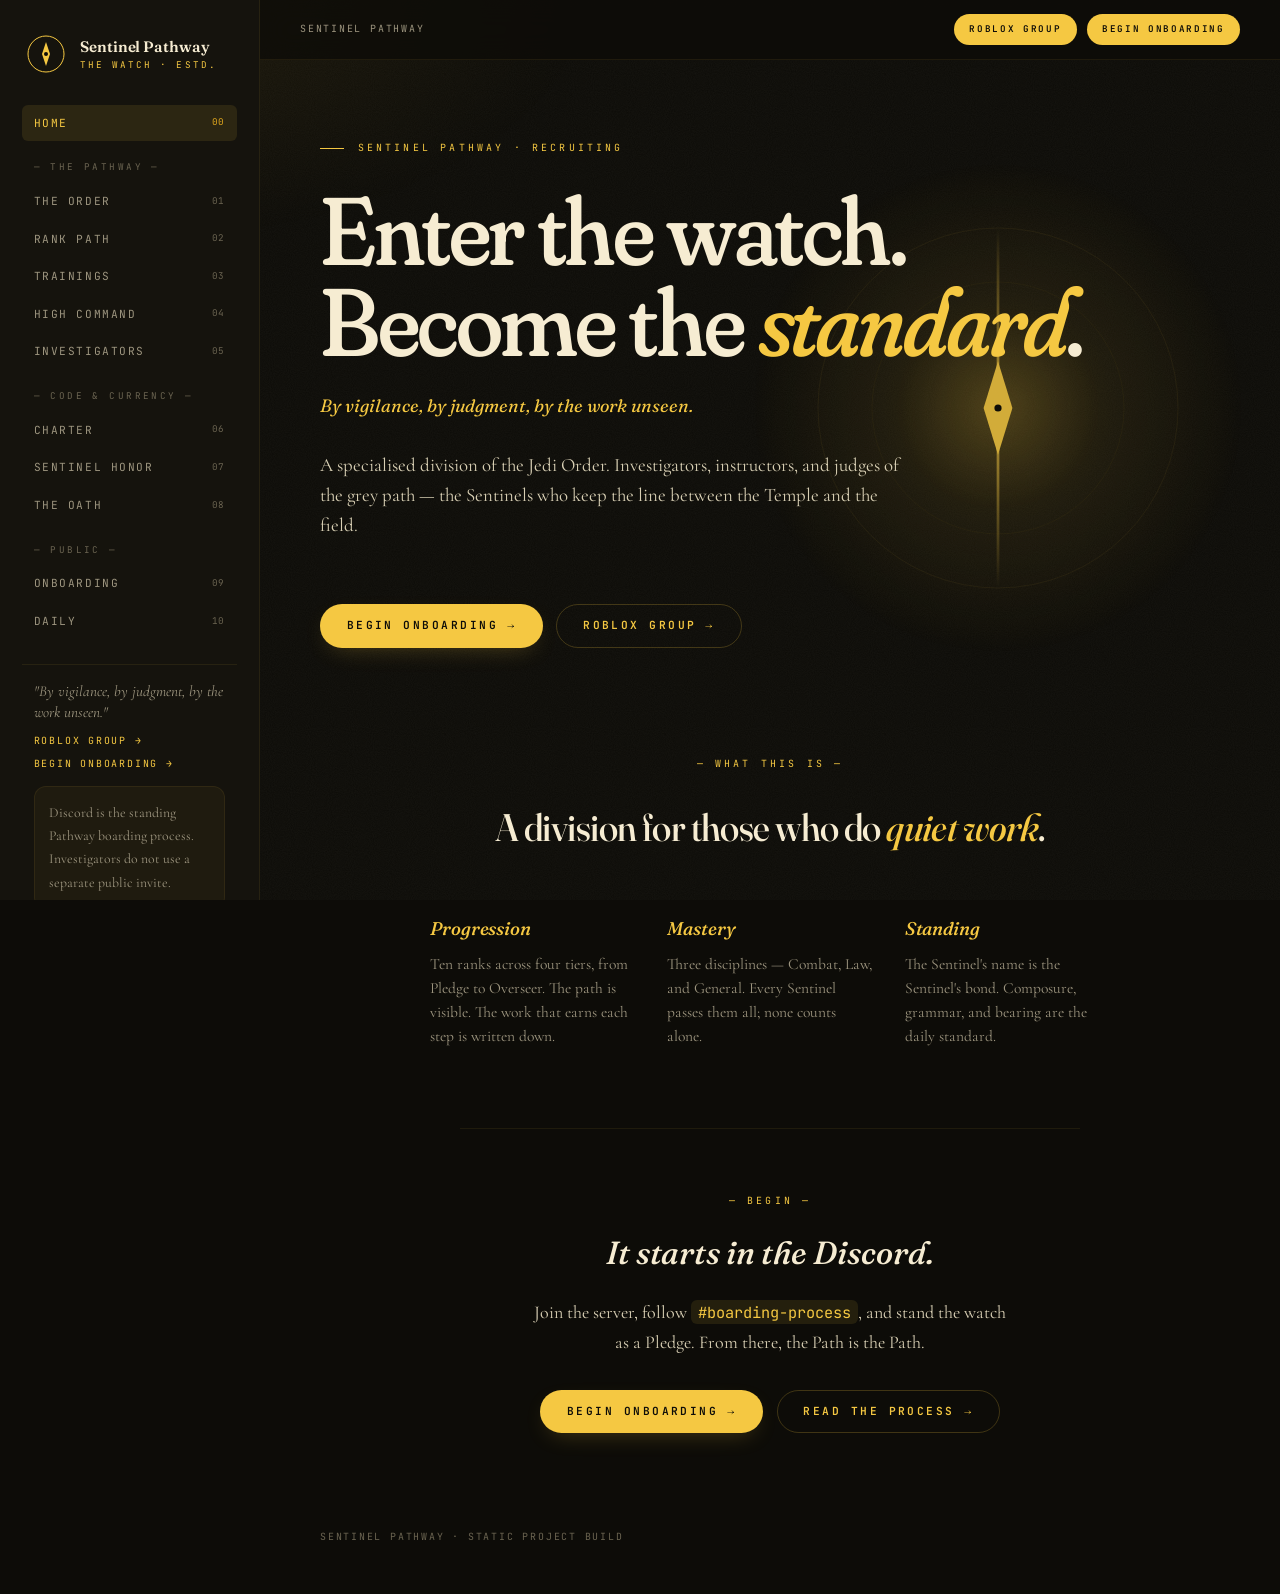
<file: index.html>
<!doctype html>
<html lang="en">
<head>
<meta charset="utf-8" />
<meta name="viewport" content="width=device-width, initial-scale=1" />
<title>Home · Sentinel Pathway</title>
<meta name="description" content="The Sentinel Pathway — a specialised division of the Jedi Order. Investigators, instructors, and judges of the grey path." />
<link rel="preconnect" href="https://fonts.googleapis.com">
<link rel="preconnect" href="https://fonts.gstatic.com" crossorigin>
<link href="https://fonts.googleapis.com/css2?family=Cormorant+Garamond:ital,wght@0,400;0,500;0,600;0,700;1,400;1,500&family=Fraunces:ital,opsz,wght,SOFT@0,9..144,400,100;0,9..144,500,100;0,9..144,600,100;0,9..144,700,100;1,9..144,400,100;1,9..144,500,100;1,9..144,600,100&family=JetBrains+Mono:wght@400;500;600&display=swap" rel="stylesheet">
<link rel="stylesheet" href="assets/css/main.css" />
</head>
<body>
<div class="frame">
<div class="shell">
<aside class="side" id="aside">
  <a class="brand" href="index.html" aria-label="Sentinel Pathway home">
    <span class="brand-mark">
      <svg width="40" height="40" viewBox="0 0 40 40" fill="none" aria-hidden="true">
        <circle cx="20" cy="20" r="18" stroke="var(--gold)" stroke-width="1"/>
        <path d="M20 8 L24 20 L20 32 L16 20 Z" fill="var(--gold)"/>
        <circle cx="20" cy="20" r="2" fill="var(--bg)"/>
      </svg>
    </span>
    <span class="brand-text">
      <strong>Sentinel Pathway</strong>
      <em>The Watch · Estd.</em>
    </span>
  </a>

  <nav class="side-nav" aria-label="Site navigation">
        <a href="index.html" aria-current="page"><span>Home</span><small>00</small></a>
        <div class="group">— The Pathway —</div>
        <a href="pages/order.html"><span>The Order</span><small>01</small></a>
        <a href="pages/path.html"><span>Rank Path</span><small>02</small></a>
        <a href="pages/trainings.html"><span>Trainings</span><small>03</small></a>
        <a href="pages/command.html"><span>High Command</span><small>04</small></a>
        <a href="pages/investigators.html"><span>Investigators</span><small>05</small></a>
        <div class="group">— Code & Currency —</div>
        <a href="pages/charter.html"><span>Charter</span><small>06</small></a>
        <a href="pages/honor.html"><span>Sentinel Honor</span><small>07</small></a>
        <a href="pages/oath.html"><span>The Oath</span><small>08</small></a>
        <div class="group">— Public —</div>
        <a href="pages/onboarding.html"><span>Onboarding</span><small>09</small></a>
        <a href="pages/daily.html"><span>Daily</span><small>10</small></a>
  </nav>

  <div class="side-foot">
    <p>"By vigilance, by judgment, by the work unseen."</p>
    <a href="https://www.roblox.com/groups/4603628/The-Jedi-Order-I-Sentinels#!/about" target="_blank" rel="noopener">Roblox Group →</a>
    <a href="https://discord.gg/TsAFjNHcjk" target="_blank" rel="noopener">Begin Onboarding →</a>
    <div class="notice-mini">Discord is the standing Pathway boarding process. Investigators do not use a separate public invite.</div>
  </div>
</aside>
<main class="col">
<header class="topbar">
  <button class="menu-btn" id="menuBtn" type="button" aria-controls="aside" aria-expanded="false">≡ Menu</button>
  <span class="crumb">Sentinel Pathway</span>
  <span class="spacer"></span>
  <span class="page-tools">
    <a class="btn-mini" href="https://www.roblox.com/groups/4603628/The-Jedi-Order-I-Sentinels#!/about" target="_blank" rel="noopener">Roblox Group</a>
    <a class="btn-mini" href="https://discord.gg/TsAFjNHcjk" target="_blank" rel="noopener">Begin Onboarding</a>
  </span>
</header>
<section class="page hero-page" id="home">
<div class="hero">
<svg aria-hidden="true" class="hero-glow" fill="none" viewBox="0 0 600 600">
<defs>
<radialGradient cx="50%" cy="50%" id="g1" r="50%">
<stop offset="0%" stop-color="#f5c842" stop-opacity="0.32"></stop>
<stop offset="40%" stop-color="#f5c842" stop-opacity="0.10"></stop>
<stop offset="100%" stop-color="#f5c842" stop-opacity="0"></stop>
</radialGradient>
<linearGradient id="blade" x1="0%" x2="0%" y1="0%" y2="100%">
<stop offset="0%" stop-color="#f5c842" stop-opacity="0"></stop>
<stop offset="50%" stop-color="#f5c842" stop-opacity="0.85"></stop>
<stop offset="100%" stop-color="#f5c842" stop-opacity="0"></stop>
</linearGradient>
</defs>
<circle cx="300" cy="300" fill="url(#g1)" r="280"></circle>
<circle cx="300" cy="300" fill="none" r="200" stroke="#f5c842" stroke-opacity="0.10" stroke-width="0.8"></circle>
<circle cx="300" cy="300" fill="none" r="140" stroke="#f5c842" stroke-opacity="0.06" stroke-width="0.8"></circle>
<rect fill="url(#blade)" height="400" rx="1.5" width="3" x="298.5" y="100"></rect>
<path d="M300 248 L316 300 L300 352 L284 300 Z" fill="#f5c842"></path>
<circle cx="300" cy="300" fill="#0d0c08" r="4"></circle>
</svg>
<span class="hero-tag">Sentinel Pathway · Recruiting</span>
<h1 class="hero-title">Enter the watch. Become the <em>standard</em>.</h1>
<p class="hero-tagline">By vigilance, by judgment, by the work unseen.</p>
<p class="hero-lede">A specialised division of the Jedi Order. Investigators, instructors, and judges of the grey path — the Sentinels who keep the line between the Temple and the field.</p>
<div class="cta-row">
<a class="btn solid" href="https://discord.gg/TsAFjNHcjk" rel="noopener" target="_blank">Begin Onboarding</a>
<a class="btn" href="https://www.roblox.com/groups/4603628/The-Jedi-Order-I-Sentinels#!/about" rel="noopener" target="_blank">Roblox Group</a>
</div>
</div>
<div class="what-is">
<span class="label">— What this is —</span>
<h2>A division for those who do <em>quiet work</em>.</h2>
<div class="three-up">
<div>
<h3>Progression</h3>
<p>Ten ranks across four tiers, from Pledge to Overseer. The path is visible. The work that earns each step is written down.</p>
</div>
<div>
<h3>Mastery</h3>
<p>Three disciplines — Combat, Law, and General. Every Sentinel passes them all; none counts alone.</p>
</div>
<div>
<h3>Standing</h3>
<p>The Sentinel's name is the Sentinel's bond. Composure, grammar, and bearing are the daily standard.</p>
</div>
</div>
</div>
<div class="onboard-entry">
<span class="label">— Begin —</span>
<h2>It starts in the Discord.</h2>
<p>Join the server, follow <code class="inline">#boarding-process</code>, and stand the watch as a Pledge. From there, the Path is the Path.</p>
<div class="btns">
<a class="btn solid" href="https://discord.gg/TsAFjNHcjk" rel="noopener" target="_blank">Begin Onboarding</a>
<a class="btn" href="pages/onboarding.html">Read the Process</a>
</div>
</div>
</section>
<footer class="page-footer">Sentinel Pathway · Static project build</footer>
</main>
</div>
</div>
<script src="assets/js/site.js"></script>
<script src="assets/js/daily.js"></script>
</body>
</html>
</file>
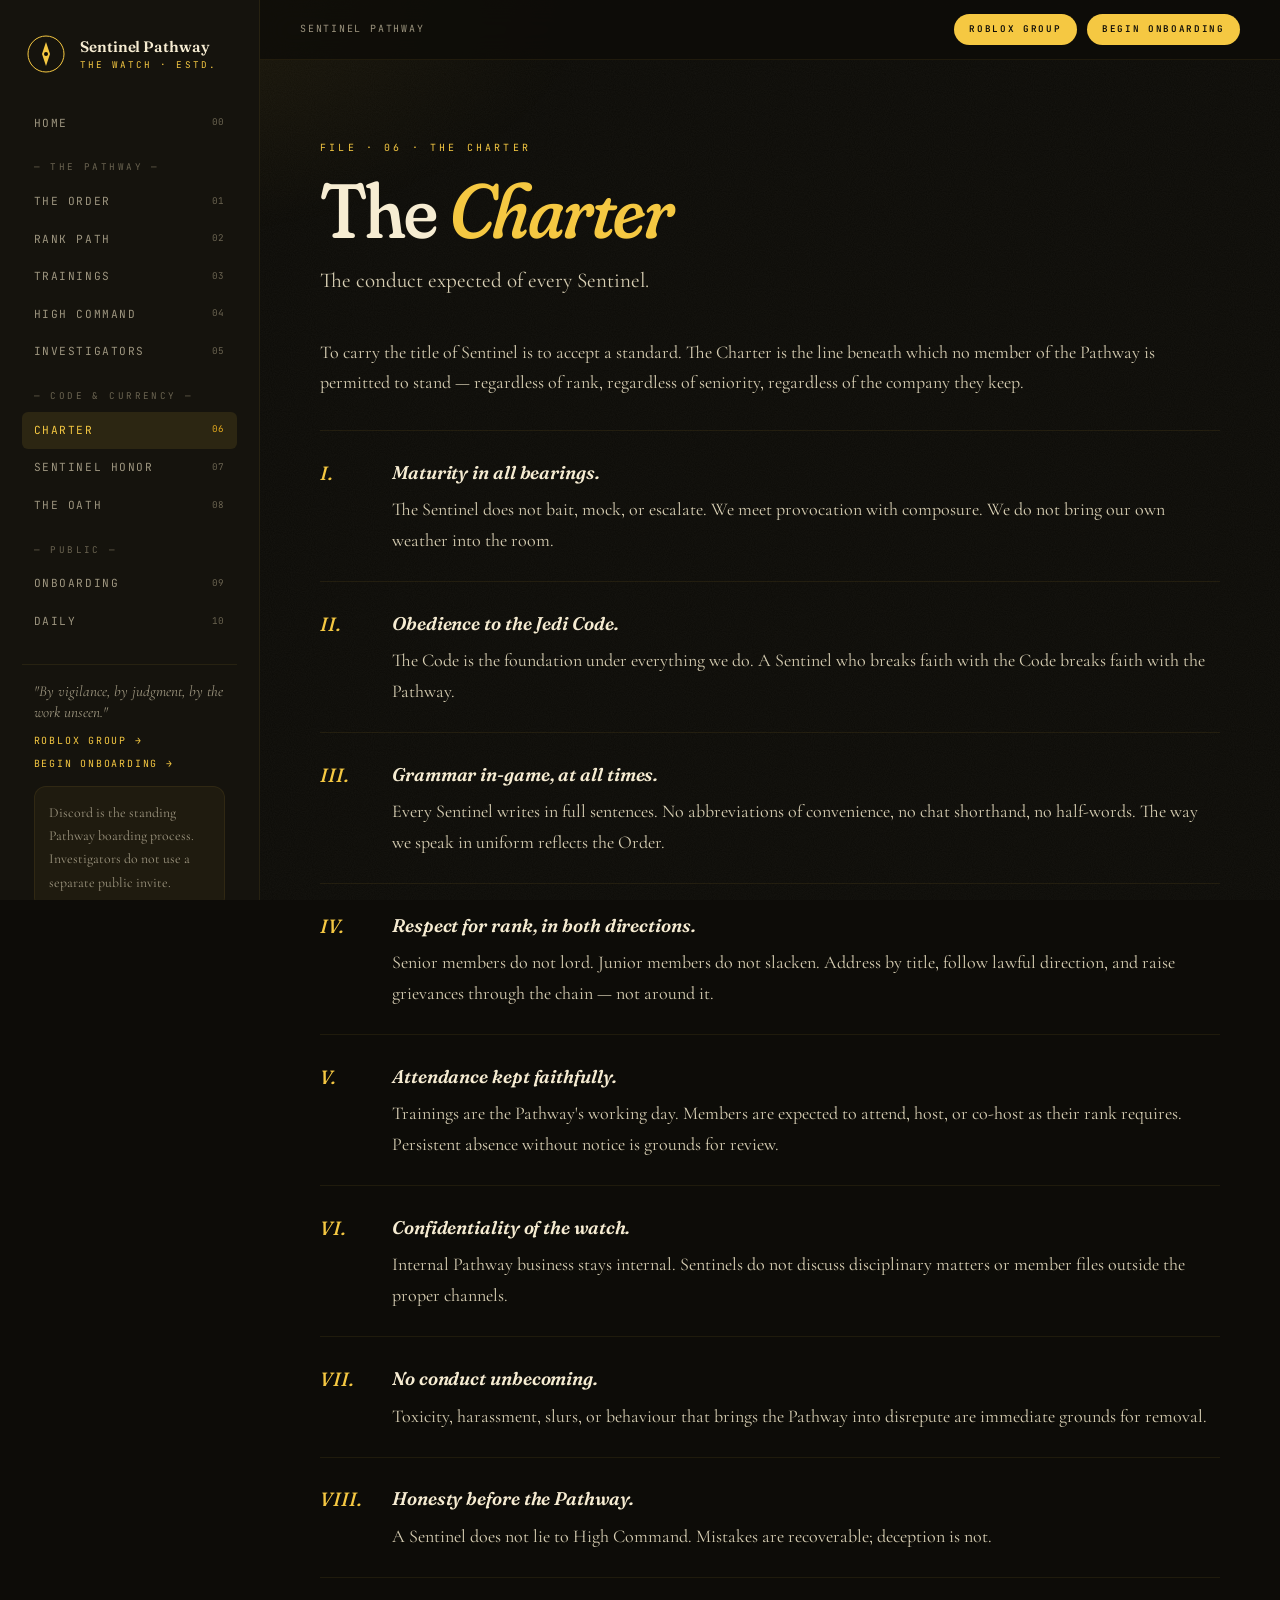
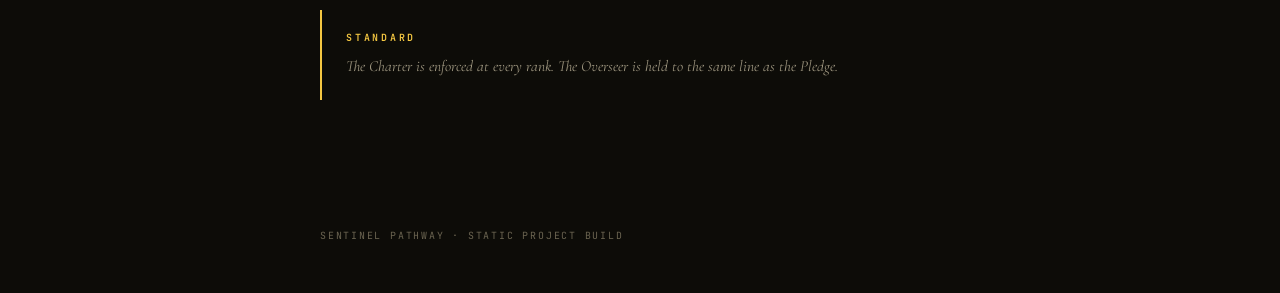
<file: pages/charter.html>
<!doctype html>
<html lang="en">
<head>
<meta charset="utf-8" />
<meta name="viewport" content="width=device-width, initial-scale=1" />
<title>Charter · Sentinel Pathway</title>
<meta name="description" content="The Sentinel Pathway — a specialised division of the Jedi Order. Investigators, instructors, and judges of the grey path." />
<link rel="preconnect" href="https://fonts.googleapis.com">
<link rel="preconnect" href="https://fonts.gstatic.com" crossorigin>
<link href="https://fonts.googleapis.com/css2?family=Cormorant+Garamond:ital,wght@0,400;0,500;0,600;0,700;1,400;1,500&family=Fraunces:ital,opsz,wght,SOFT@0,9..144,400,100;0,9..144,500,100;0,9..144,600,100;0,9..144,700,100;1,9..144,400,100;1,9..144,500,100;1,9..144,600,100&family=JetBrains+Mono:wght@400;500;600&display=swap" rel="stylesheet">
<link rel="stylesheet" href="../assets/css/main.css" />
</head>
<body>
<div class="frame">
<div class="shell">
<aside class="side" id="aside">
  <a class="brand" href="../index.html" aria-label="Sentinel Pathway home">
    <span class="brand-mark">
      <svg width="40" height="40" viewBox="0 0 40 40" fill="none" aria-hidden="true">
        <circle cx="20" cy="20" r="18" stroke="var(--gold)" stroke-width="1"/>
        <path d="M20 8 L24 20 L20 32 L16 20 Z" fill="var(--gold)"/>
        <circle cx="20" cy="20" r="2" fill="var(--bg)"/>
      </svg>
    </span>
    <span class="brand-text">
      <strong>Sentinel Pathway</strong>
      <em>The Watch · Estd.</em>
    </span>
  </a>

  <nav class="side-nav" aria-label="Site navigation">
        <a href="../index.html"><span>Home</span><small>00</small></a>
        <div class="group">— The Pathway —</div>
        <a href="order.html"><span>The Order</span><small>01</small></a>
        <a href="path.html"><span>Rank Path</span><small>02</small></a>
        <a href="trainings.html"><span>Trainings</span><small>03</small></a>
        <a href="command.html"><span>High Command</span><small>04</small></a>
        <a href="investigators.html"><span>Investigators</span><small>05</small></a>
        <div class="group">— Code & Currency —</div>
        <a href="charter.html" aria-current="page"><span>Charter</span><small>06</small></a>
        <a href="honor.html"><span>Sentinel Honor</span><small>07</small></a>
        <a href="oath.html"><span>The Oath</span><small>08</small></a>
        <div class="group">— Public —</div>
        <a href="onboarding.html"><span>Onboarding</span><small>09</small></a>
        <a href="daily.html"><span>Daily</span><small>10</small></a>
  </nav>

  <div class="side-foot">
    <p>"By vigilance, by judgment, by the work unseen."</p>
    <a href="https://www.roblox.com/groups/4603628/The-Jedi-Order-I-Sentinels#!/about" target="_blank" rel="noopener">Roblox Group →</a>
    <a href="https://discord.gg/TsAFjNHcjk" target="_blank" rel="noopener">Begin Onboarding →</a>
    <div class="notice-mini">Discord is the standing Pathway boarding process. Investigators do not use a separate public invite.</div>
  </div>
</aside>
<main class="col">
<header class="topbar">
  <button class="menu-btn" id="menuBtn" type="button" aria-controls="aside" aria-expanded="false">≡ Menu</button>
  <span class="crumb">Sentinel Pathway</span>
  <span class="spacer"></span>
  <span class="page-tools">
    <a class="btn-mini" href="https://www.roblox.com/groups/4603628/The-Jedi-Order-I-Sentinels#!/about" target="_blank" rel="noopener">Roblox Group</a>
    <a class="btn-mini" href="https://discord.gg/TsAFjNHcjk" target="_blank" rel="noopener">Begin Onboarding</a>
  </span>
</header>
<section class="page" id="charter">
<div class="filecode">File · 06 · The Charter</div>
<h1 class="title">The <em>Charter</em></h1>
<p class="lede">The conduct expected of every Sentinel.</p>
<p>To carry the title of Sentinel is to accept a standard. The Charter is the line beneath which no member of the Pathway is permitted to stand — regardless of rank, regardless of seniority, regardless of the company they keep.</p>
<ol class="charter-list">
<li><strong>Maturity in all bearings.</strong> The Sentinel does not bait, mock, or escalate. We meet provocation with composure. We do not bring our own weather into the room.</li>
<li><strong>Obedience to the Jedi Code.</strong> The Code is the foundation under everything we do. A Sentinel who breaks faith with the Code breaks faith with the Pathway.</li>
<li><strong>Grammar in-game, at all times.</strong> Every Sentinel writes in full sentences. No abbreviations of convenience, no chat shorthand, no half-words. The way we speak in uniform reflects the Order.</li>
<li><strong>Respect for rank, in both directions.</strong> Senior members do not lord. Junior members do not slacken. Address by title, follow lawful direction, and raise grievances through the chain — not around it.</li>
<li><strong>Attendance kept faithfully.</strong> Trainings are the Pathway's working day. Members are expected to attend, host, or co-host as their rank requires. Persistent absence without notice is grounds for review.</li>
<li><strong>Confidentiality of the watch.</strong> Internal Pathway business stays internal. Sentinels do not discuss disciplinary matters or member files outside the proper channels.</li>
<li><strong>No conduct unbecoming.</strong> Toxicity, harassment, slurs, or behaviour that brings the Pathway into disrepute are immediate grounds for removal.</li>
<li><strong>Honesty before the Pathway.</strong> A Sentinel does not lie to High Command. Mistakes are recoverable; deception is not.</li>
</ol>
<div class="callout">
<strong>Standard</strong>
    The Charter is enforced at every rank. The Overseer is held to the same line as the Pledge.
  </div>
</section>
<footer class="page-footer">Sentinel Pathway · Static project build</footer>
</main>
</div>
</div>
<script src="../assets/js/site.js"></script>
<script src="../assets/js/daily.js"></script>
</body>
</html>
</file>
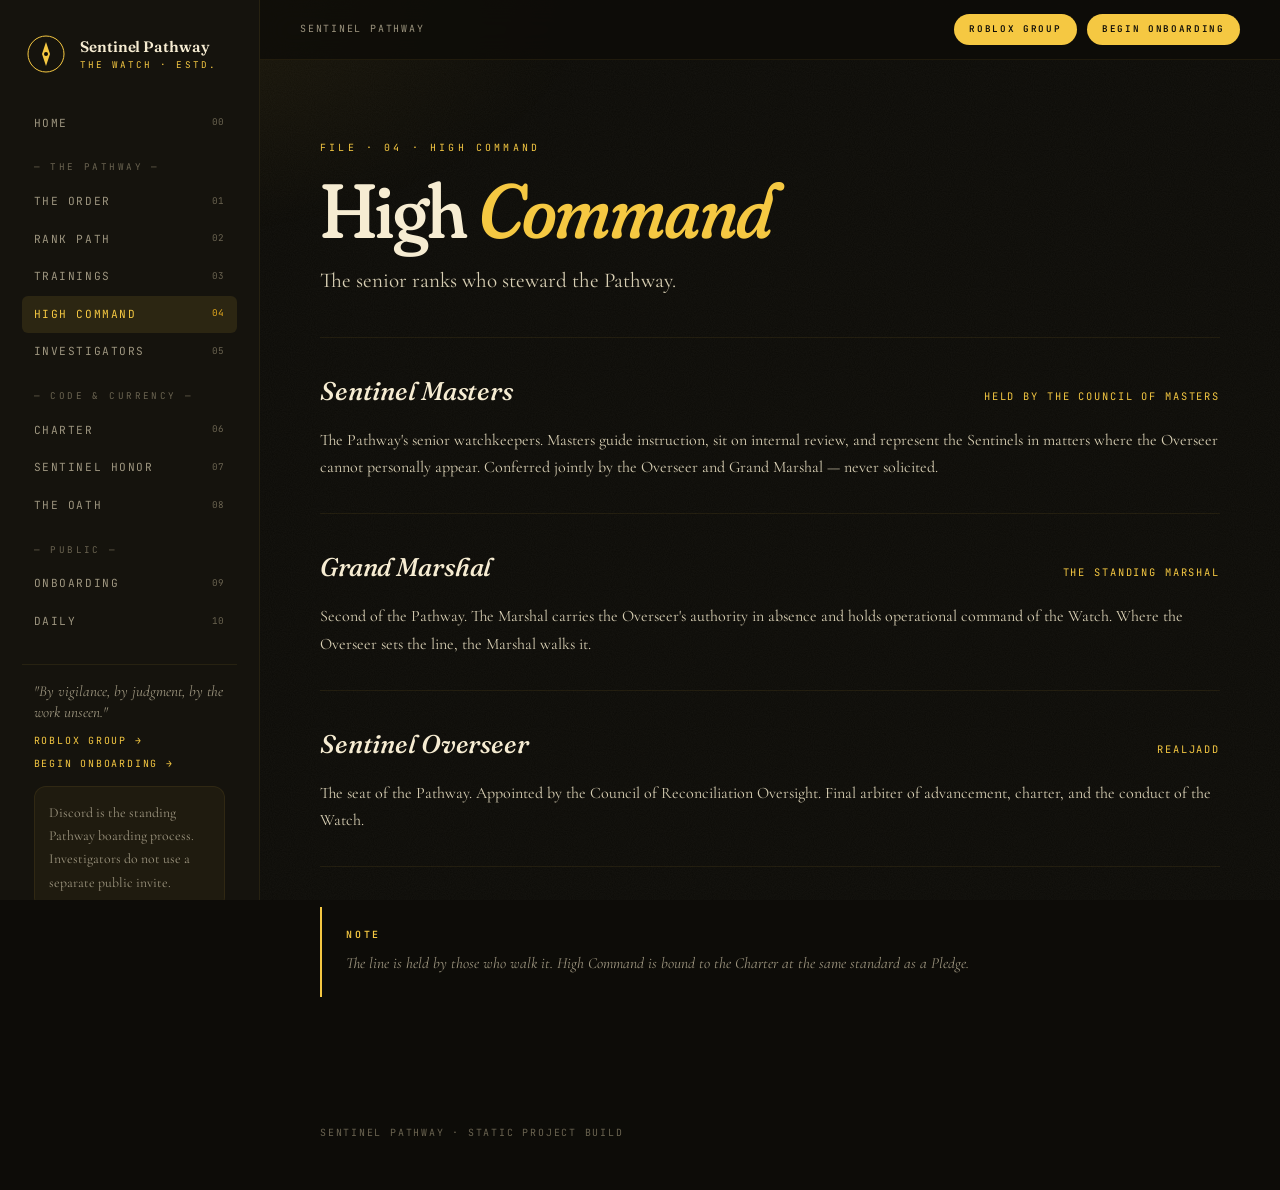
<file: pages/command.html>
<!doctype html>
<html lang="en">
<head>
<meta charset="utf-8" />
<meta name="viewport" content="width=device-width, initial-scale=1" />
<title>High Command · Sentinel Pathway</title>
<meta name="description" content="The Sentinel Pathway — a specialised division of the Jedi Order. Investigators, instructors, and judges of the grey path." />
<link rel="preconnect" href="https://fonts.googleapis.com">
<link rel="preconnect" href="https://fonts.gstatic.com" crossorigin>
<link href="https://fonts.googleapis.com/css2?family=Cormorant+Garamond:ital,wght@0,400;0,500;0,600;0,700;1,400;1,500&family=Fraunces:ital,opsz,wght,SOFT@0,9..144,400,100;0,9..144,500,100;0,9..144,600,100;0,9..144,700,100;1,9..144,400,100;1,9..144,500,100;1,9..144,600,100&family=JetBrains+Mono:wght@400;500;600&display=swap" rel="stylesheet">
<link rel="stylesheet" href="../assets/css/main.css" />
</head>
<body>
<div class="frame">
<div class="shell">
<aside class="side" id="aside">
  <a class="brand" href="../index.html" aria-label="Sentinel Pathway home">
    <span class="brand-mark">
      <svg width="40" height="40" viewBox="0 0 40 40" fill="none" aria-hidden="true">
        <circle cx="20" cy="20" r="18" stroke="var(--gold)" stroke-width="1"/>
        <path d="M20 8 L24 20 L20 32 L16 20 Z" fill="var(--gold)"/>
        <circle cx="20" cy="20" r="2" fill="var(--bg)"/>
      </svg>
    </span>
    <span class="brand-text">
      <strong>Sentinel Pathway</strong>
      <em>The Watch · Estd.</em>
    </span>
  </a>

  <nav class="side-nav" aria-label="Site navigation">
        <a href="../index.html"><span>Home</span><small>00</small></a>
        <div class="group">— The Pathway —</div>
        <a href="order.html"><span>The Order</span><small>01</small></a>
        <a href="path.html"><span>Rank Path</span><small>02</small></a>
        <a href="trainings.html"><span>Trainings</span><small>03</small></a>
        <a href="command.html" aria-current="page"><span>High Command</span><small>04</small></a>
        <a href="investigators.html"><span>Investigators</span><small>05</small></a>
        <div class="group">— Code & Currency —</div>
        <a href="charter.html"><span>Charter</span><small>06</small></a>
        <a href="honor.html"><span>Sentinel Honor</span><small>07</small></a>
        <a href="oath.html"><span>The Oath</span><small>08</small></a>
        <div class="group">— Public —</div>
        <a href="onboarding.html"><span>Onboarding</span><small>09</small></a>
        <a href="daily.html"><span>Daily</span><small>10</small></a>
  </nav>

  <div class="side-foot">
    <p>"By vigilance, by judgment, by the work unseen."</p>
    <a href="https://www.roblox.com/groups/4603628/The-Jedi-Order-I-Sentinels#!/about" target="_blank" rel="noopener">Roblox Group →</a>
    <a href="https://discord.gg/TsAFjNHcjk" target="_blank" rel="noopener">Begin Onboarding →</a>
    <div class="notice-mini">Discord is the standing Pathway boarding process. Investigators do not use a separate public invite.</div>
  </div>
</aside>
<main class="col">
<header class="topbar">
  <button class="menu-btn" id="menuBtn" type="button" aria-controls="aside" aria-expanded="false">≡ Menu</button>
  <span class="crumb">Sentinel Pathway</span>
  <span class="spacer"></span>
  <span class="page-tools">
    <a class="btn-mini" href="https://www.roblox.com/groups/4603628/The-Jedi-Order-I-Sentinels#!/about" target="_blank" rel="noopener">Roblox Group</a>
    <a class="btn-mini" href="https://discord.gg/TsAFjNHcjk" target="_blank" rel="noopener">Begin Onboarding</a>
  </span>
</header>
<section class="page" id="command">
<div class="filecode">File · 04 · High Command</div>
<h1 class="title">High <em>Command</em></h1>
<p class="lede">The senior ranks who steward the Pathway.</p>
<div class="hicom-list">
<div class="hicom-row">
<div class="hicom-head">
<span class="hicom-name">Sentinel Masters</span>
<span class="hicom-holder">Held by the Council of Masters</span>
</div>
<p>The Pathway's senior watchkeepers. Masters guide instruction, sit on internal review, and represent the Sentinels in matters where the Overseer cannot personally appear. Conferred jointly by the Overseer and Grand Marshal — never solicited.</p>
</div>
<div class="hicom-row">
<div class="hicom-head">
<span class="hicom-name">Grand Marshal</span>
<span class="hicom-holder">The standing Marshal</span>
</div>
<p>Second of the Pathway. The Marshal carries the Overseer's authority in absence and holds operational command of the Watch. Where the Overseer sets the line, the Marshal walks it.</p>
</div>
<div class="hicom-row">
<div class="hicom-head">
<span class="hicom-name">Sentinel Overseer</span>
<span class="hicom-holder">RealJadd</span>
</div>
<p>The seat of the Pathway. Appointed by the Council of Reconciliation Oversight. Final arbiter of advancement, charter, and the conduct of the Watch.</p>
</div>
</div>
<div class="callout">
<strong>Note</strong>
    The line is held by those who walk it. High Command is bound to the Charter at the same standard as a Pledge.
  </div>
</section>
<footer class="page-footer">Sentinel Pathway · Static project build</footer>
</main>
</div>
</div>
<script src="../assets/js/site.js"></script>
<script src="../assets/js/daily.js"></script>
</body>
</html>
</file>
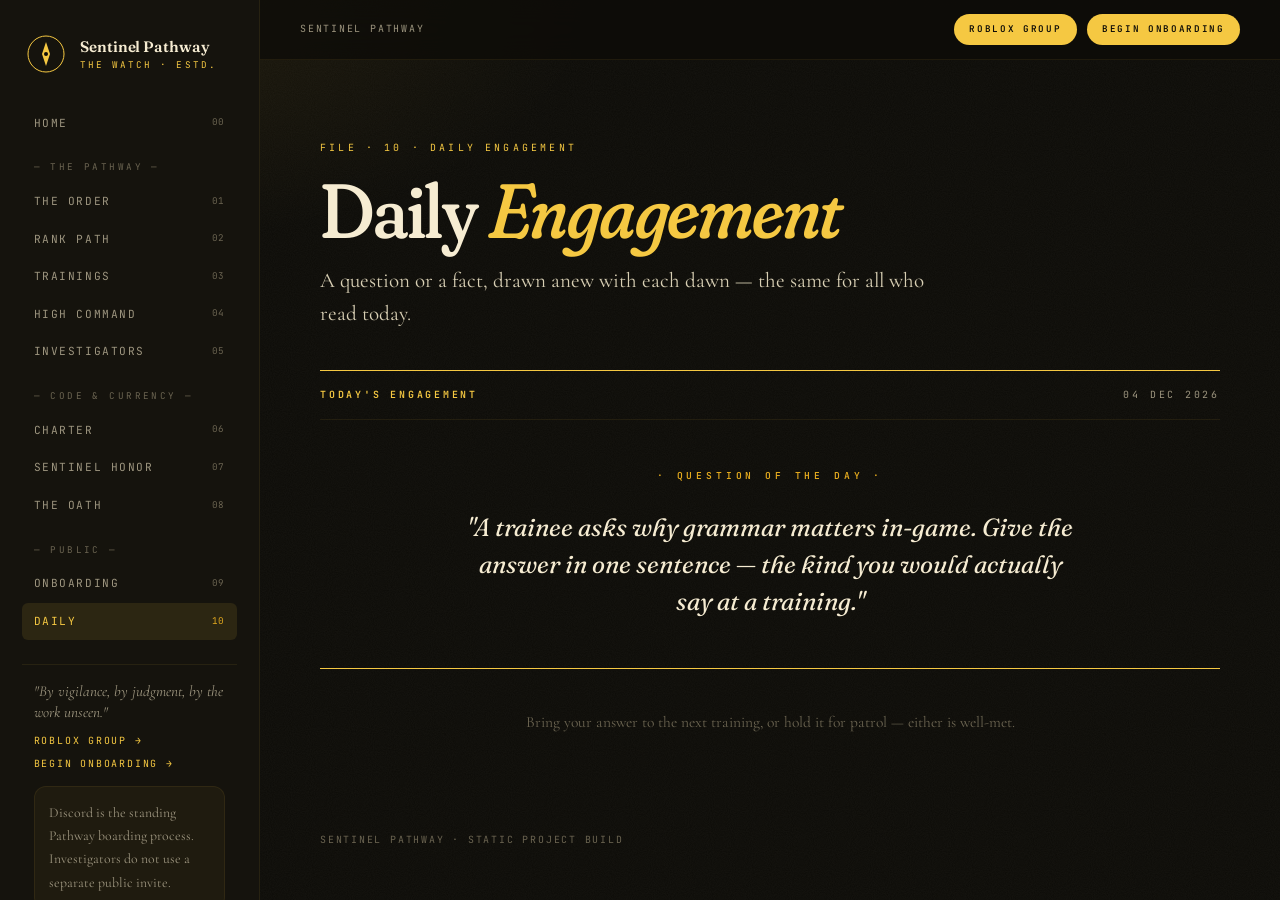
<file: pages/daily.html>
<!doctype html>
<html lang="en">
<head>
<meta charset="utf-8" />
<meta name="viewport" content="width=device-width, initial-scale=1" />
<title>Daily · Sentinel Pathway</title>
<meta name="description" content="The Sentinel Pathway — a specialised division of the Jedi Order. Investigators, instructors, and judges of the grey path." />
<link rel="preconnect" href="https://fonts.googleapis.com">
<link rel="preconnect" href="https://fonts.gstatic.com" crossorigin>
<link href="https://fonts.googleapis.com/css2?family=Cormorant+Garamond:ital,wght@0,400;0,500;0,600;0,700;1,400;1,500&family=Fraunces:ital,opsz,wght,SOFT@0,9..144,400,100;0,9..144,500,100;0,9..144,600,100;0,9..144,700,100;1,9..144,400,100;1,9..144,500,100;1,9..144,600,100&family=JetBrains+Mono:wght@400;500;600&display=swap" rel="stylesheet">
<link rel="stylesheet" href="../assets/css/main.css" />
</head>
<body>
<div class="frame">
<div class="shell">
<aside class="side" id="aside">
  <a class="brand" href="../index.html" aria-label="Sentinel Pathway home">
    <span class="brand-mark">
      <svg width="40" height="40" viewBox="0 0 40 40" fill="none" aria-hidden="true">
        <circle cx="20" cy="20" r="18" stroke="var(--gold)" stroke-width="1"/>
        <path d="M20 8 L24 20 L20 32 L16 20 Z" fill="var(--gold)"/>
        <circle cx="20" cy="20" r="2" fill="var(--bg)"/>
      </svg>
    </span>
    <span class="brand-text">
      <strong>Sentinel Pathway</strong>
      <em>The Watch · Estd.</em>
    </span>
  </a>

  <nav class="side-nav" aria-label="Site navigation">
        <a href="../index.html"><span>Home</span><small>00</small></a>
        <div class="group">— The Pathway —</div>
        <a href="order.html"><span>The Order</span><small>01</small></a>
        <a href="path.html"><span>Rank Path</span><small>02</small></a>
        <a href="trainings.html"><span>Trainings</span><small>03</small></a>
        <a href="command.html"><span>High Command</span><small>04</small></a>
        <a href="investigators.html"><span>Investigators</span><small>05</small></a>
        <div class="group">— Code & Currency —</div>
        <a href="charter.html"><span>Charter</span><small>06</small></a>
        <a href="honor.html"><span>Sentinel Honor</span><small>07</small></a>
        <a href="oath.html"><span>The Oath</span><small>08</small></a>
        <div class="group">— Public —</div>
        <a href="onboarding.html"><span>Onboarding</span><small>09</small></a>
        <a href="daily.html" aria-current="page"><span>Daily</span><small>10</small></a>
  </nav>

  <div class="side-foot">
    <p>"By vigilance, by judgment, by the work unseen."</p>
    <a href="https://www.roblox.com/groups/4603628/The-Jedi-Order-I-Sentinels#!/about" target="_blank" rel="noopener">Roblox Group →</a>
    <a href="https://discord.gg/TsAFjNHcjk" target="_blank" rel="noopener">Begin Onboarding →</a>
    <div class="notice-mini">Discord is the standing Pathway boarding process. Investigators do not use a separate public invite.</div>
  </div>
</aside>
<main class="col">
<header class="topbar">
  <button class="menu-btn" id="menuBtn" type="button" aria-controls="aside" aria-expanded="false">≡ Menu</button>
  <span class="crumb">Sentinel Pathway</span>
  <span class="spacer"></span>
  <span class="page-tools">
    <a class="btn-mini" href="https://www.roblox.com/groups/4603628/The-Jedi-Order-I-Sentinels#!/about" target="_blank" rel="noopener">Roblox Group</a>
    <a class="btn-mini" href="https://discord.gg/TsAFjNHcjk" target="_blank" rel="noopener">Begin Onboarding</a>
  </span>
</header>
<section class="page" id="daily">
<div class="filecode">File · 10 · Daily Engagement</div>
<h1 class="title">Daily <em>Engagement</em></h1>
<p class="lede">A question or a fact, drawn anew with each dawn — the same for all who read today.</p>
<div class="daily-frame">
<div class="daily-head">
<span class="label">Today's Engagement</span>
<span class="date" id="dailyDate">—</span>
</div>
<div class="daily-body">
<div class="daily-kind" id="dailyKind">—</div>
<div class="daily-text" id="dailyText">—</div>
</div>
</div>
<p style="text-align: center; color: var(--ink-faint); font-size: 0.97rem; max-width: 580px; margin: 1.5rem auto 0;">
    Bring your answer to the next training, or hold it for patrol — either is well-met.
  </p>
</section>
<footer class="page-footer">Sentinel Pathway · Static project build</footer>
</main>
</div>
</div>
<script src="../assets/js/site.js"></script>
<script src="../assets/js/daily.js"></script>
</body>
</html>
</file>
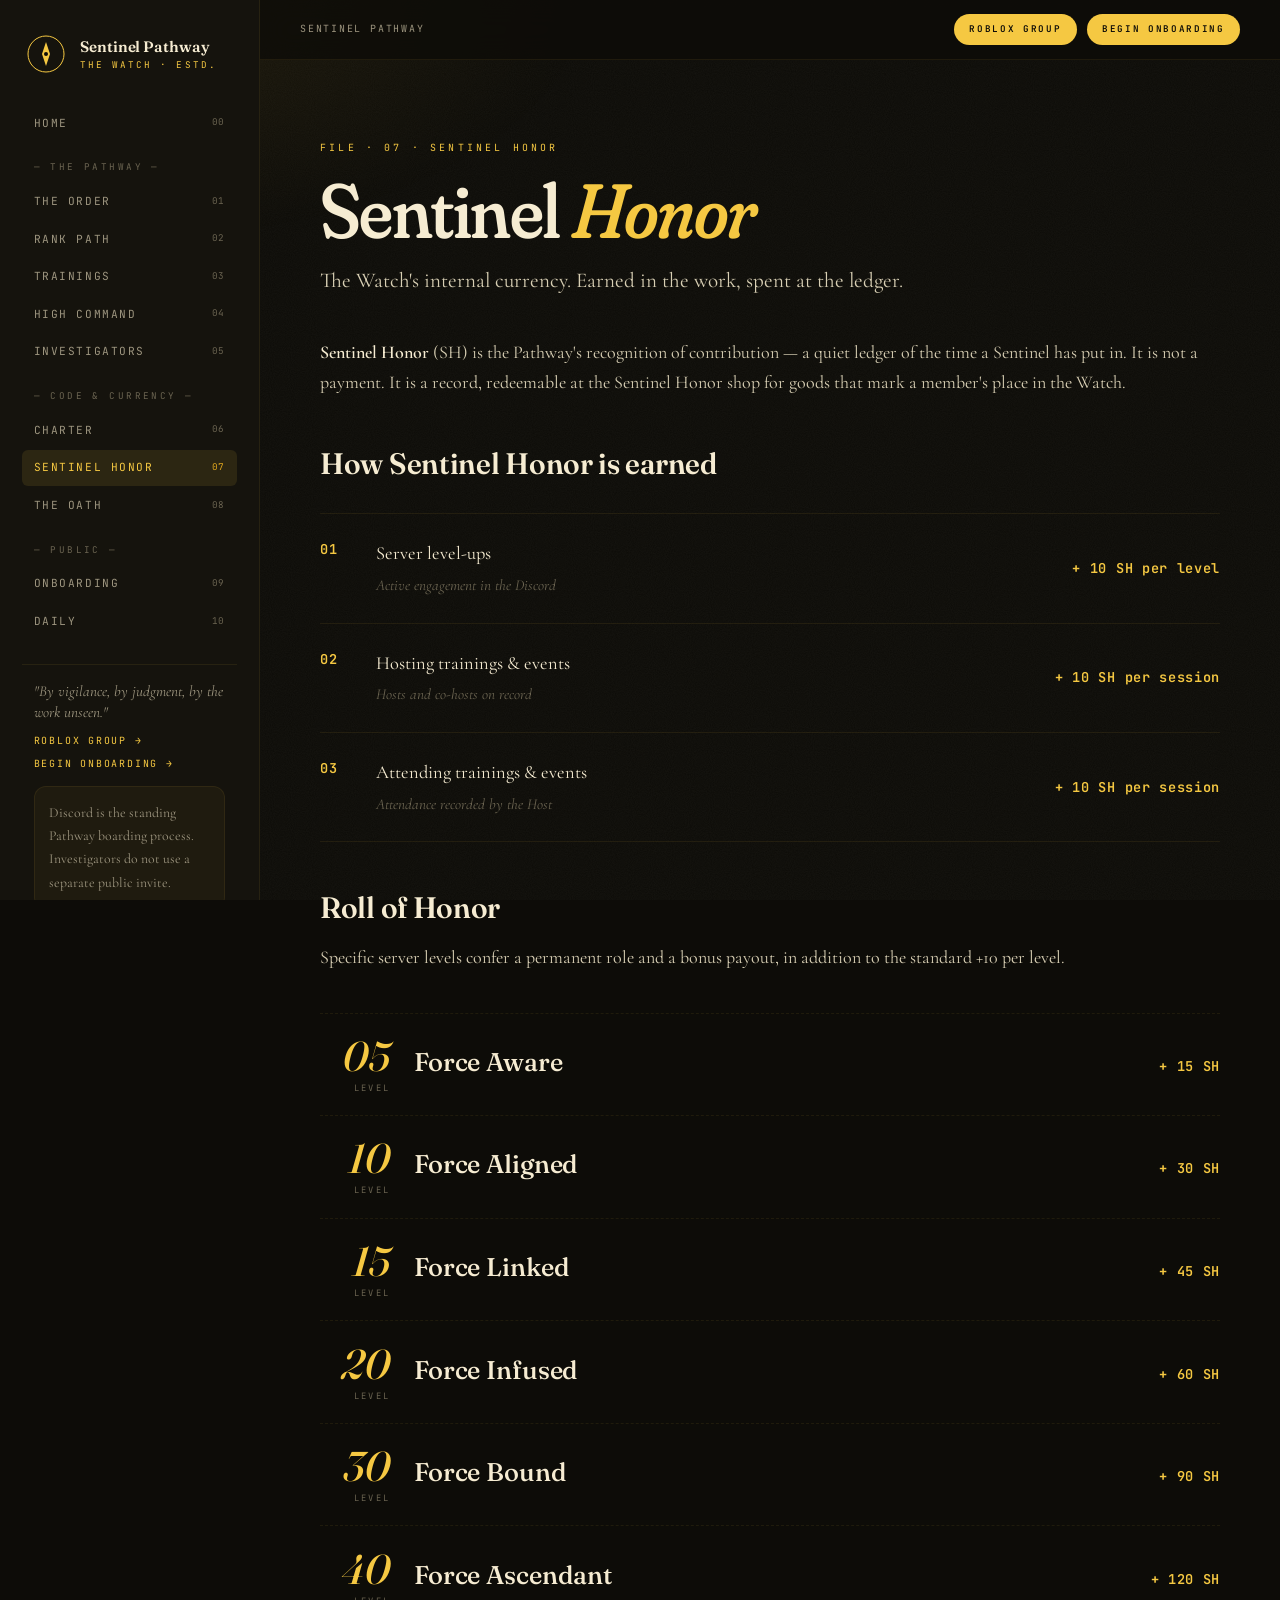
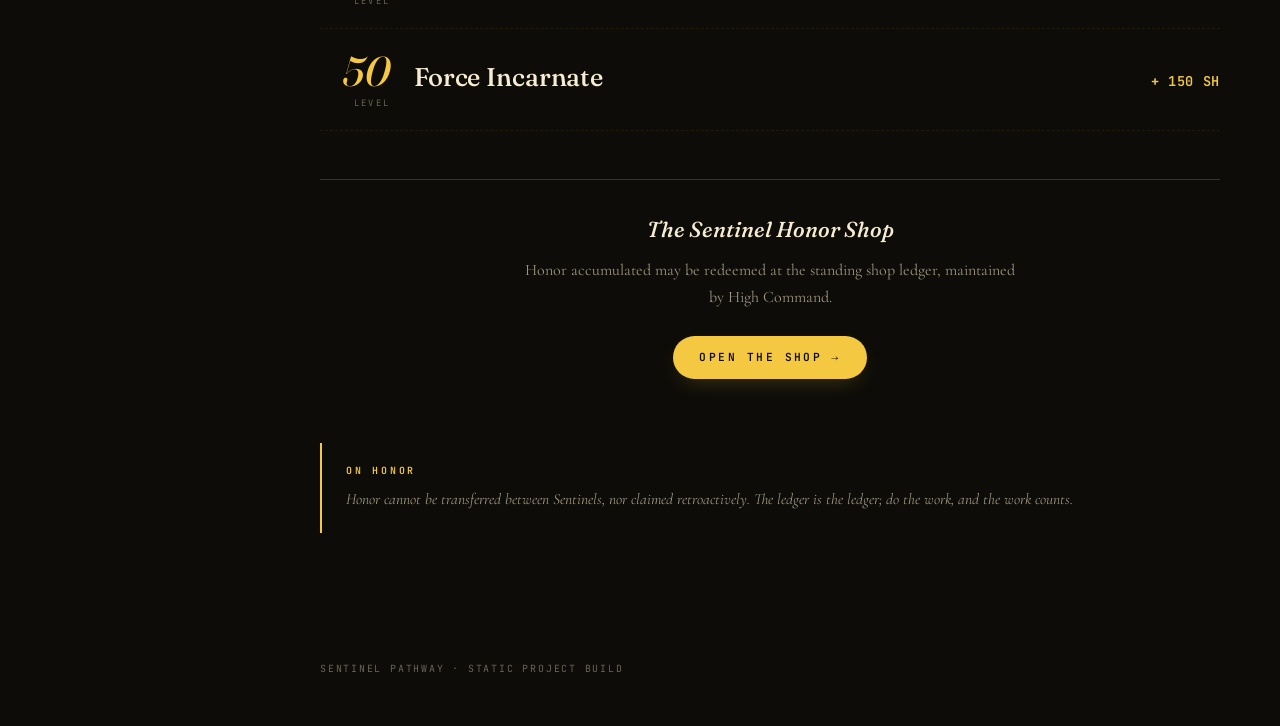
<file: pages/honor.html>
<!doctype html>
<html lang="en">
<head>
<meta charset="utf-8" />
<meta name="viewport" content="width=device-width, initial-scale=1" />
<title>Sentinel Honor · Sentinel Pathway</title>
<meta name="description" content="The Sentinel Pathway — a specialised division of the Jedi Order. Investigators, instructors, and judges of the grey path." />
<link rel="preconnect" href="https://fonts.googleapis.com">
<link rel="preconnect" href="https://fonts.gstatic.com" crossorigin>
<link href="https://fonts.googleapis.com/css2?family=Cormorant+Garamond:ital,wght@0,400;0,500;0,600;0,700;1,400;1,500&family=Fraunces:ital,opsz,wght,SOFT@0,9..144,400,100;0,9..144,500,100;0,9..144,600,100;0,9..144,700,100;1,9..144,400,100;1,9..144,500,100;1,9..144,600,100&family=JetBrains+Mono:wght@400;500;600&display=swap" rel="stylesheet">
<link rel="stylesheet" href="../assets/css/main.css" />
</head>
<body>
<div class="frame">
<div class="shell">
<aside class="side" id="aside">
  <a class="brand" href="../index.html" aria-label="Sentinel Pathway home">
    <span class="brand-mark">
      <svg width="40" height="40" viewBox="0 0 40 40" fill="none" aria-hidden="true">
        <circle cx="20" cy="20" r="18" stroke="var(--gold)" stroke-width="1"/>
        <path d="M20 8 L24 20 L20 32 L16 20 Z" fill="var(--gold)"/>
        <circle cx="20" cy="20" r="2" fill="var(--bg)"/>
      </svg>
    </span>
    <span class="brand-text">
      <strong>Sentinel Pathway</strong>
      <em>The Watch · Estd.</em>
    </span>
  </a>

  <nav class="side-nav" aria-label="Site navigation">
        <a href="../index.html"><span>Home</span><small>00</small></a>
        <div class="group">— The Pathway —</div>
        <a href="order.html"><span>The Order</span><small>01</small></a>
        <a href="path.html"><span>Rank Path</span><small>02</small></a>
        <a href="trainings.html"><span>Trainings</span><small>03</small></a>
        <a href="command.html"><span>High Command</span><small>04</small></a>
        <a href="investigators.html"><span>Investigators</span><small>05</small></a>
        <div class="group">— Code & Currency —</div>
        <a href="charter.html"><span>Charter</span><small>06</small></a>
        <a href="honor.html" aria-current="page"><span>Sentinel Honor</span><small>07</small></a>
        <a href="oath.html"><span>The Oath</span><small>08</small></a>
        <div class="group">— Public —</div>
        <a href="onboarding.html"><span>Onboarding</span><small>09</small></a>
        <a href="daily.html"><span>Daily</span><small>10</small></a>
  </nav>

  <div class="side-foot">
    <p>"By vigilance, by judgment, by the work unseen."</p>
    <a href="https://www.roblox.com/groups/4603628/The-Jedi-Order-I-Sentinels#!/about" target="_blank" rel="noopener">Roblox Group →</a>
    <a href="https://discord.gg/TsAFjNHcjk" target="_blank" rel="noopener">Begin Onboarding →</a>
    <div class="notice-mini">Discord is the standing Pathway boarding process. Investigators do not use a separate public invite.</div>
  </div>
</aside>
<main class="col">
<header class="topbar">
  <button class="menu-btn" id="menuBtn" type="button" aria-controls="aside" aria-expanded="false">≡ Menu</button>
  <span class="crumb">Sentinel Pathway</span>
  <span class="spacer"></span>
  <span class="page-tools">
    <a class="btn-mini" href="https://www.roblox.com/groups/4603628/The-Jedi-Order-I-Sentinels#!/about" target="_blank" rel="noopener">Roblox Group</a>
    <a class="btn-mini" href="https://discord.gg/TsAFjNHcjk" target="_blank" rel="noopener">Begin Onboarding</a>
  </span>
</header>
<section class="page" id="honor">
<div class="filecode">File · 07 · Sentinel Honor</div>
<h1 class="title">Sentinel <em>Honor</em></h1>
<p class="lede">The Watch's internal currency. Earned in the work, spent at the ledger.</p>
<p><strong>Sentinel Honor</strong> (SH) is the Pathway's recognition of contribution — a quiet ledger of the time a Sentinel has put in. It is not a payment. It is a record, redeemable at the Sentinel Honor shop for goods that mark a member's place in the Watch.</p>
<h2 class="h">How Sentinel Honor is earned</h2>
<ol class="earn-list">
<li>
<span class="earn-name">Server level-ups<span>Active engagement in the Discord</span></span>
<span class="earn-bounty">+ 10 SH per level</span>
</li>
<li>
<span class="earn-name">Hosting trainings &amp; events<span>Hosts and co-hosts on record</span></span>
<span class="earn-bounty">+ 10 SH per session</span>
</li>
<li>
<span class="earn-name">Attending trainings &amp; events<span>Attendance recorded by the Host</span></span>
<span class="earn-bounty">+ 10 SH per session</span>
</li>
</ol>
<h2 class="h">Roll of Honor</h2>
<p>Specific server levels confer a permanent role and a bonus payout, in addition to the standard +10 per level.</p>
<div class="roll">
<div class="roll-row">
<div class="roll-num">05<small>Level</small></div>
<div class="roll-name">Force Aware</div>
<div class="roll-bonus">+ 15 SH</div>
</div>
<div class="roll-row">
<div class="roll-num">10<small>Level</small></div>
<div class="roll-name">Force Aligned</div>
<div class="roll-bonus">+ 30 SH</div>
</div>
<div class="roll-row">
<div class="roll-num">15<small>Level</small></div>
<div class="roll-name">Force Linked</div>
<div class="roll-bonus">+ 45 SH</div>
</div>
<div class="roll-row">
<div class="roll-num">20<small>Level</small></div>
<div class="roll-name">Force Infused</div>
<div class="roll-bonus">+ 60 SH</div>
</div>
<div class="roll-row">
<div class="roll-num">30<small>Level</small></div>
<div class="roll-name">Force Bound</div>
<div class="roll-bonus">+ 90 SH</div>
</div>
<div class="roll-row">
<div class="roll-num">40<small>Level</small></div>
<div class="roll-name">Force Ascendant</div>
<div class="roll-bonus">+ 120 SH</div>
</div>
<div class="roll-row">
<div class="roll-num">50<small>Level</small></div>
<div class="roll-name">Force Incarnate</div>
<div class="roll-bonus">+ 150 SH</div>
</div>
</div>
<div class="shop-line">
<h4>The Sentinel Honor Shop</h4>
<p>Honor accumulated may be redeemed at the standing shop ledger, maintained by High Command.</p>
<a class="btn solid" href="https://docs.google.com/document/d/1mWnCQkC4LhF00x28gCQOA8syr-N8CbZoP9O6qCthKsQ/edit" rel="noopener" target="_blank">Open the Shop</a>
</div>
<div class="callout">
<strong>On Honor</strong>
    Honor cannot be transferred between Sentinels, nor claimed retroactively. The ledger is the ledger; do the work, and the work counts.
  </div>
</section>
<footer class="page-footer">Sentinel Pathway · Static project build</footer>
</main>
</div>
</div>
<script src="../assets/js/site.js"></script>
<script src="../assets/js/daily.js"></script>
</body>
</html>
</file>
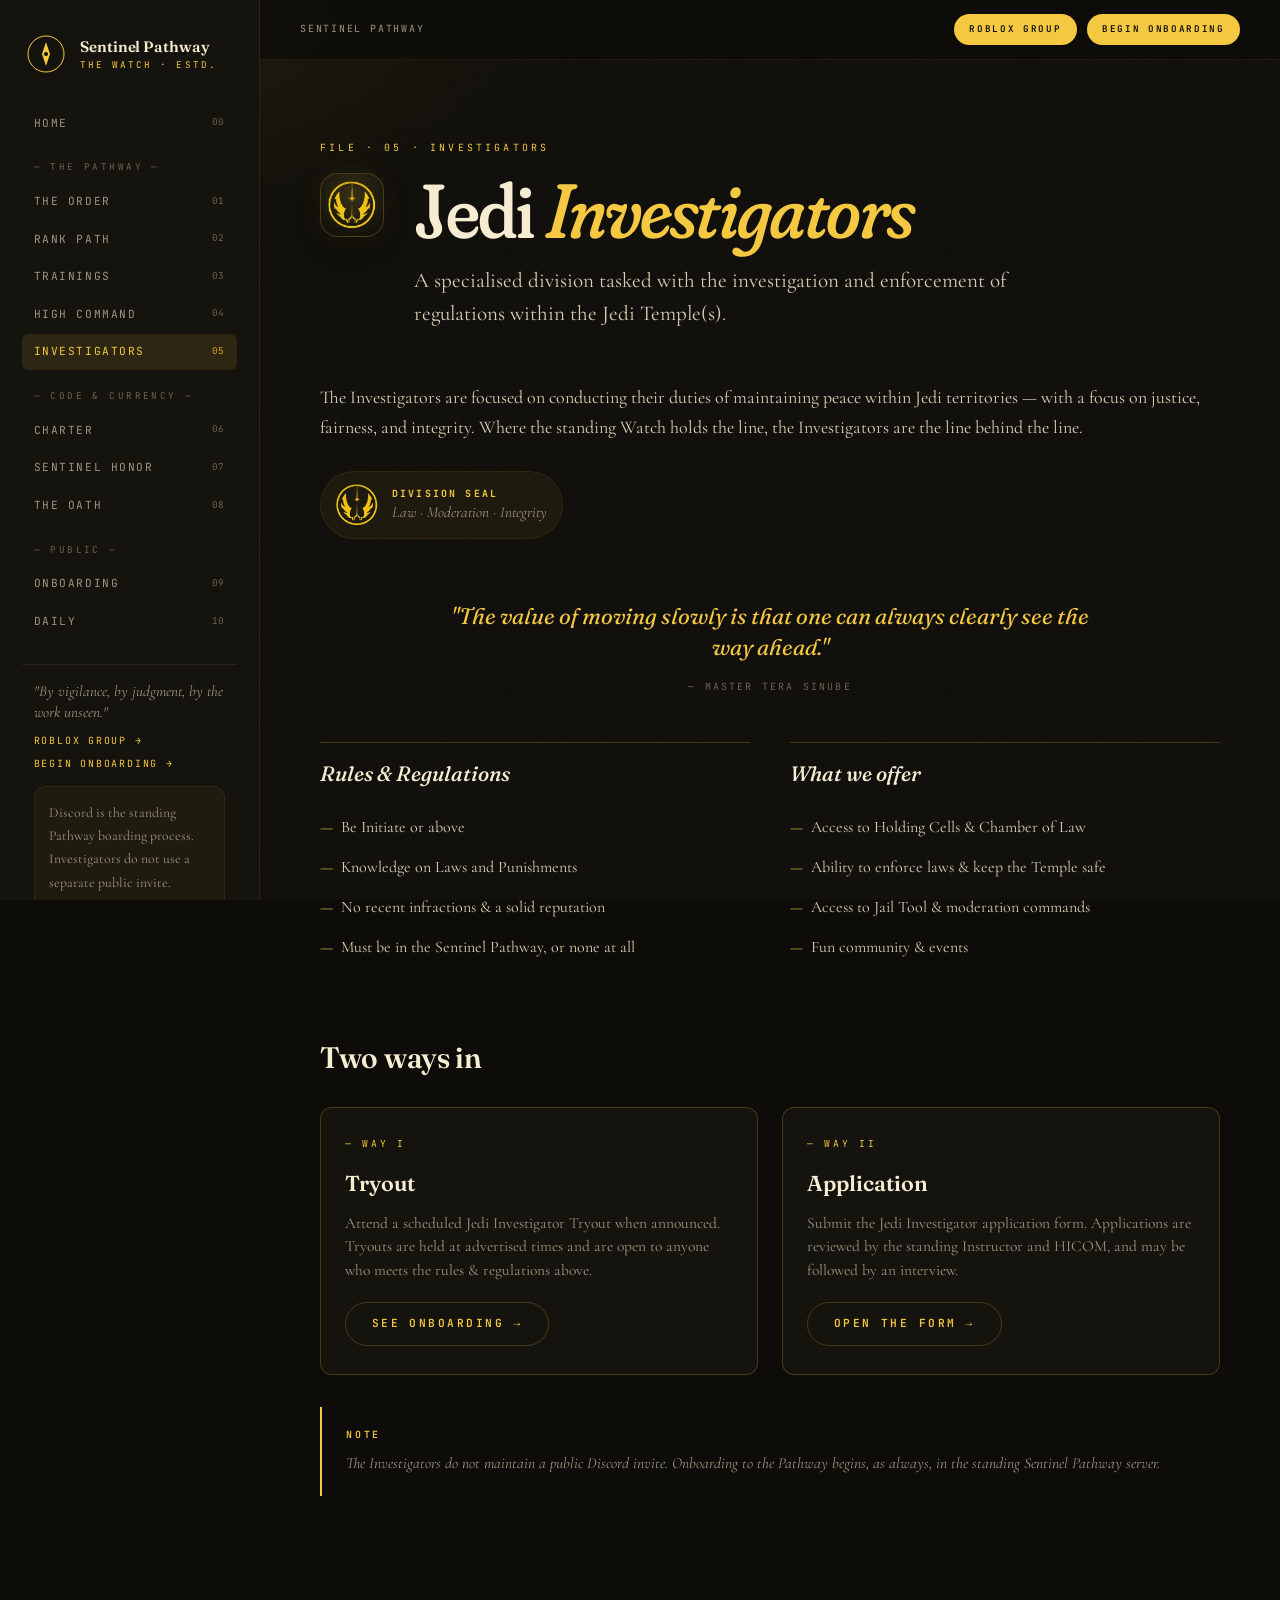
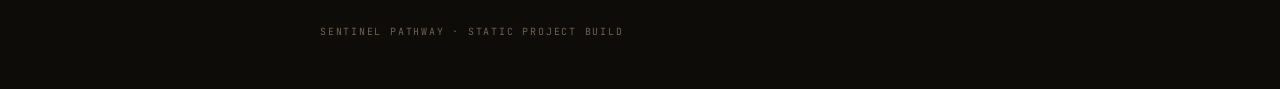
<file: pages/investigators.html>
<!doctype html>
<html lang="en">
<head>
<meta charset="utf-8" />
<meta name="viewport" content="width=device-width, initial-scale=1" />
<title>Investigators · Sentinel Pathway</title>
<meta name="description" content="The Sentinel Pathway — a specialised division of the Jedi Order. Investigators, instructors, and judges of the grey path." />
<link rel="preconnect" href="https://fonts.googleapis.com">
<link rel="preconnect" href="https://fonts.gstatic.com" crossorigin>
<link href="https://fonts.googleapis.com/css2?family=Cormorant+Garamond:ital,wght@0,400;0,500;0,600;0,700;1,400;1,500&family=Fraunces:ital,opsz,wght,SOFT@0,9..144,400,100;0,9..144,500,100;0,9..144,600,100;0,9..144,700,100;1,9..144,400,100;1,9..144,500,100;1,9..144,600,100&family=JetBrains+Mono:wght@400;500;600&display=swap" rel="stylesheet">
<link rel="stylesheet" href="../assets/css/main.css" />
</head>
<body>
<div class="frame">
<div class="shell">
<aside class="side" id="aside">
  <a class="brand" href="../index.html" aria-label="Sentinel Pathway home">
    <span class="brand-mark">
      <svg width="40" height="40" viewBox="0 0 40 40" fill="none" aria-hidden="true">
        <circle cx="20" cy="20" r="18" stroke="var(--gold)" stroke-width="1"/>
        <path d="M20 8 L24 20 L20 32 L16 20 Z" fill="var(--gold)"/>
        <circle cx="20" cy="20" r="2" fill="var(--bg)"/>
      </svg>
    </span>
    <span class="brand-text">
      <strong>Sentinel Pathway</strong>
      <em>The Watch · Estd.</em>
    </span>
  </a>

  <nav class="side-nav" aria-label="Site navigation">
        <a href="../index.html"><span>Home</span><small>00</small></a>
        <div class="group">— The Pathway —</div>
        <a href="order.html"><span>The Order</span><small>01</small></a>
        <a href="path.html"><span>Rank Path</span><small>02</small></a>
        <a href="trainings.html"><span>Trainings</span><small>03</small></a>
        <a href="command.html"><span>High Command</span><small>04</small></a>
        <a href="investigators.html" aria-current="page"><span>Investigators</span><small>05</small></a>
        <div class="group">— Code & Currency —</div>
        <a href="charter.html"><span>Charter</span><small>06</small></a>
        <a href="honor.html"><span>Sentinel Honor</span><small>07</small></a>
        <a href="oath.html"><span>The Oath</span><small>08</small></a>
        <div class="group">— Public —</div>
        <a href="onboarding.html"><span>Onboarding</span><small>09</small></a>
        <a href="daily.html"><span>Daily</span><small>10</small></a>
  </nav>

  <div class="side-foot">
    <p>"By vigilance, by judgment, by the work unseen."</p>
    <a href="https://www.roblox.com/groups/4603628/The-Jedi-Order-I-Sentinels#!/about" target="_blank" rel="noopener">Roblox Group →</a>
    <a href="https://discord.gg/TsAFjNHcjk" target="_blank" rel="noopener">Begin Onboarding →</a>
    <div class="notice-mini">Discord is the standing Pathway boarding process. Investigators do not use a separate public invite.</div>
  </div>
</aside>
<main class="col">
<header class="topbar">
  <button class="menu-btn" id="menuBtn" type="button" aria-controls="aside" aria-expanded="false">≡ Menu</button>
  <span class="crumb">Sentinel Pathway</span>
  <span class="spacer"></span>
  <span class="page-tools">
    <a class="btn-mini" href="https://www.roblox.com/groups/4603628/The-Jedi-Order-I-Sentinels#!/about" target="_blank" rel="noopener">Roblox Group</a>
    <a class="btn-mini" href="https://discord.gg/TsAFjNHcjk" target="_blank" rel="noopener">Begin Onboarding</a>
  </span>
</header>
<section class="page" id="investigators">
<div class="filecode">File · 05 · Investigators</div>
<div class="investigator-hero-lockup">
  <img class="investigator-logo" src="../assets/images/investigator-logo.webp" alt="Jedi Investigators division logo" width="80" height="80" />
  <div>
    <h1 class="title">Jedi <em>Investigators</em></h1>
    <p class="lede">A specialised division tasked with the investigation and enforcement of regulations within the Jedi Temple(s).</p>
  </div>
</div>
<p>The Investigators are focused on conducting their duties of maintaining peace within Jedi territories — with a focus on justice, fairness, and integrity. Where the standing Watch holds the line, the Investigators are the line behind the line.</p>
<div class="investigator-seal-card" aria-label="Investigator division seal">
  <img src="../assets/images/investigator-logo.webp" alt="Investigator logo" width="48" height="48" />
  <span><strong>Division seal</strong><em>Law · Moderation · Integrity</em></span>
</div>
<blockquote class="invest-quote">
    "The value of moving slowly is that one can always clearly see the way ahead."
    <cite>— Master Tera Sinube</cite>
</blockquote>
<div class="invest-grid">
<div class="invest-col">
<h4>Rules &amp; Regulations</h4>
<ul>
<li>Be Initiate or above</li>
<li>Knowledge on Laws and Punishments</li>
<li>No recent infractions &amp; a solid reputation</li>
<li>Must be in the Sentinel Pathway, or none at all</li>
</ul>
</div>
<div class="invest-col">
<h4>What we offer</h4>
<ul>
<li>Access to Holding Cells &amp; Chamber of Law</li>
<li>Ability to enforce laws &amp; keep the Temple safe</li>
<li>Access to Jail Tool &amp; moderation commands</li>
<li>Fun community &amp; events</li>
</ul>
</div>
</div>
<h2 class="h">Two ways in</h2>
<div class="invest-ways">
<div class="invest-way">
<div class="way-num">— Way I</div>
<h4>Tryout</h4>
<p>Attend a scheduled Jedi Investigator Tryout when announced. Tryouts are held at advertised times and are open to anyone who meets the rules &amp; regulations above.</p>
<a class="btn" href="onboarding.html">See onboarding</a>
</div>
<div class="invest-way">
<div class="way-num">— Way II</div>
<h4>Application</h4>
<p>Submit the Jedi Investigator application form. Applications are reviewed by the standing Instructor and HICOM, and may be followed by an interview.</p>
<a class="btn" href="https://docs.google.com/forms/d/e/1FAIpQLSfIXgRr1DxltgvVqV1PJ2dTEWAAptuQIi6Ok0zYcSYCPPK4gA/viewform" rel="noopener" target="_blank">Open the form</a>
</div>
</div>
<div class="callout">
<strong>Note</strong>
    The Investigators do not maintain a public Discord invite. Onboarding to the Pathway begins, as always, in the standing Sentinel Pathway server.
  </div>
</section>
<footer class="page-footer">Sentinel Pathway · Static project build</footer>
</main>
</div>
</div>
<script src="../assets/js/site.js"></script>
<script src="../assets/js/daily.js"></script>
</body>
</html>
</file>
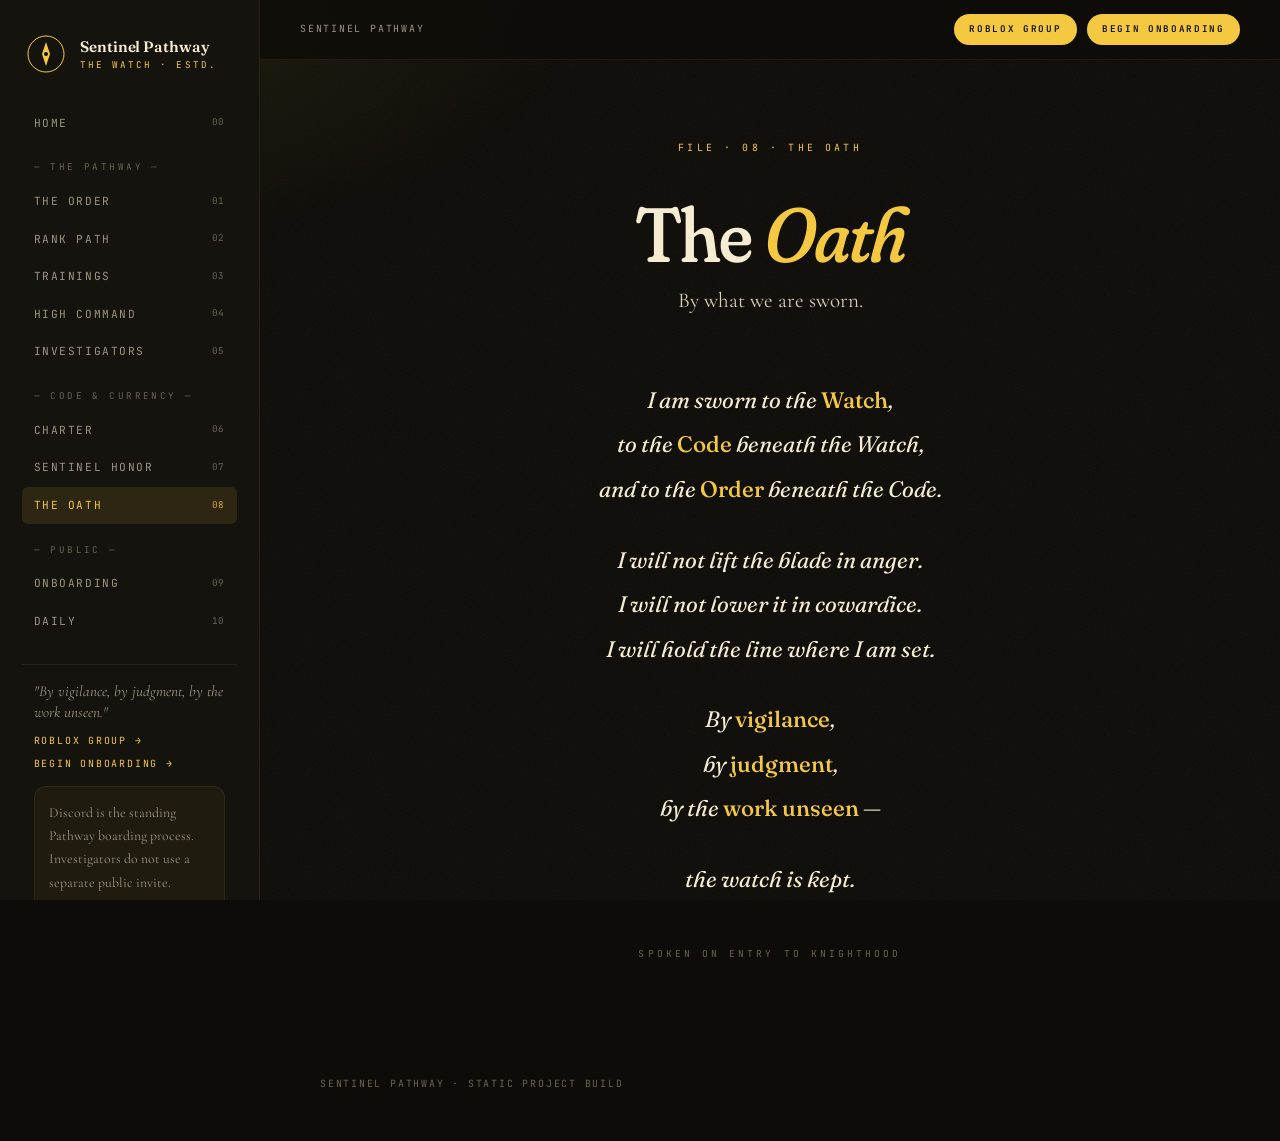
<file: pages/oath.html>
<!doctype html>
<html lang="en">
<head>
<meta charset="utf-8" />
<meta name="viewport" content="width=device-width, initial-scale=1" />
<title>The Oath · Sentinel Pathway</title>
<meta name="description" content="The Sentinel Pathway — a specialised division of the Jedi Order. Investigators, instructors, and judges of the grey path." />
<link rel="preconnect" href="https://fonts.googleapis.com">
<link rel="preconnect" href="https://fonts.gstatic.com" crossorigin>
<link href="https://fonts.googleapis.com/css2?family=Cormorant+Garamond:ital,wght@0,400;0,500;0,600;0,700;1,400;1,500&family=Fraunces:ital,opsz,wght,SOFT@0,9..144,400,100;0,9..144,500,100;0,9..144,600,100;0,9..144,700,100;1,9..144,400,100;1,9..144,500,100;1,9..144,600,100&family=JetBrains+Mono:wght@400;500;600&display=swap" rel="stylesheet">
<link rel="stylesheet" href="../assets/css/main.css" />
</head>
<body>
<div class="frame">
<div class="shell">
<aside class="side" id="aside">
  <a class="brand" href="../index.html" aria-label="Sentinel Pathway home">
    <span class="brand-mark">
      <svg width="40" height="40" viewBox="0 0 40 40" fill="none" aria-hidden="true">
        <circle cx="20" cy="20" r="18" stroke="var(--gold)" stroke-width="1"/>
        <path d="M20 8 L24 20 L20 32 L16 20 Z" fill="var(--gold)"/>
        <circle cx="20" cy="20" r="2" fill="var(--bg)"/>
      </svg>
    </span>
    <span class="brand-text">
      <strong>Sentinel Pathway</strong>
      <em>The Watch · Estd.</em>
    </span>
  </a>

  <nav class="side-nav" aria-label="Site navigation">
        <a href="../index.html"><span>Home</span><small>00</small></a>
        <div class="group">— The Pathway —</div>
        <a href="order.html"><span>The Order</span><small>01</small></a>
        <a href="path.html"><span>Rank Path</span><small>02</small></a>
        <a href="trainings.html"><span>Trainings</span><small>03</small></a>
        <a href="command.html"><span>High Command</span><small>04</small></a>
        <a href="investigators.html"><span>Investigators</span><small>05</small></a>
        <div class="group">— Code & Currency —</div>
        <a href="charter.html"><span>Charter</span><small>06</small></a>
        <a href="honor.html"><span>Sentinel Honor</span><small>07</small></a>
        <a href="oath.html" aria-current="page"><span>The Oath</span><small>08</small></a>
        <div class="group">— Public —</div>
        <a href="onboarding.html"><span>Onboarding</span><small>09</small></a>
        <a href="daily.html"><span>Daily</span><small>10</small></a>
  </nav>

  <div class="side-foot">
    <p>"By vigilance, by judgment, by the work unseen."</p>
    <a href="https://www.roblox.com/groups/4603628/The-Jedi-Order-I-Sentinels#!/about" target="_blank" rel="noopener">Roblox Group →</a>
    <a href="https://discord.gg/TsAFjNHcjk" target="_blank" rel="noopener">Begin Onboarding →</a>
    <div class="notice-mini">Discord is the standing Pathway boarding process. Investigators do not use a separate public invite.</div>
  </div>
</aside>
<main class="col">
<header class="topbar">
  <button class="menu-btn" id="menuBtn" type="button" aria-controls="aside" aria-expanded="false">≡ Menu</button>
  <span class="crumb">Sentinel Pathway</span>
  <span class="spacer"></span>
  <span class="page-tools">
    <a class="btn-mini" href="https://www.roblox.com/groups/4603628/The-Jedi-Order-I-Sentinels#!/about" target="_blank" rel="noopener">Roblox Group</a>
    <a class="btn-mini" href="https://discord.gg/TsAFjNHcjk" target="_blank" rel="noopener">Begin Onboarding</a>
  </span>
</header>
<section class="page oath-page" id="oath">
<div class="filecode">File · 08 · The Oath</div>
<h1 class="title">The <em>Oath</em></h1>
<p class="lede">By what we are sworn.</p>
<div class="oath-block">
<p class="oath-line">I am sworn to the <strong>Watch</strong>,</p>
<p class="oath-line">to the <strong>Code</strong> beneath the Watch,</p>
<p class="oath-line">and to the <strong>Order</strong> beneath the Code.</p>
<div class="oath-break"></div>
<p class="oath-line">I will not lift the blade in anger.</p>
<p class="oath-line">I will not lower it in cowardice.</p>
<p class="oath-line">I will hold the line where I am set.</p>
<div class="oath-break"></div>
<p class="oath-line">By <strong>vigilance</strong>,</p>
<p class="oath-line">by <strong>judgment</strong>,</p>
<p class="oath-line">by the <strong>work unseen</strong> —</p>
<div class="oath-break"></div>
<p class="oath-line">the watch is kept.</p>
</div>
<p class="oath-foot">Spoken on entry to Knighthood</p>
</section>
<footer class="page-footer">Sentinel Pathway · Static project build</footer>
</main>
</div>
</div>
<script src="../assets/js/site.js"></script>
<script src="../assets/js/daily.js"></script>
</body>
</html>
</file>
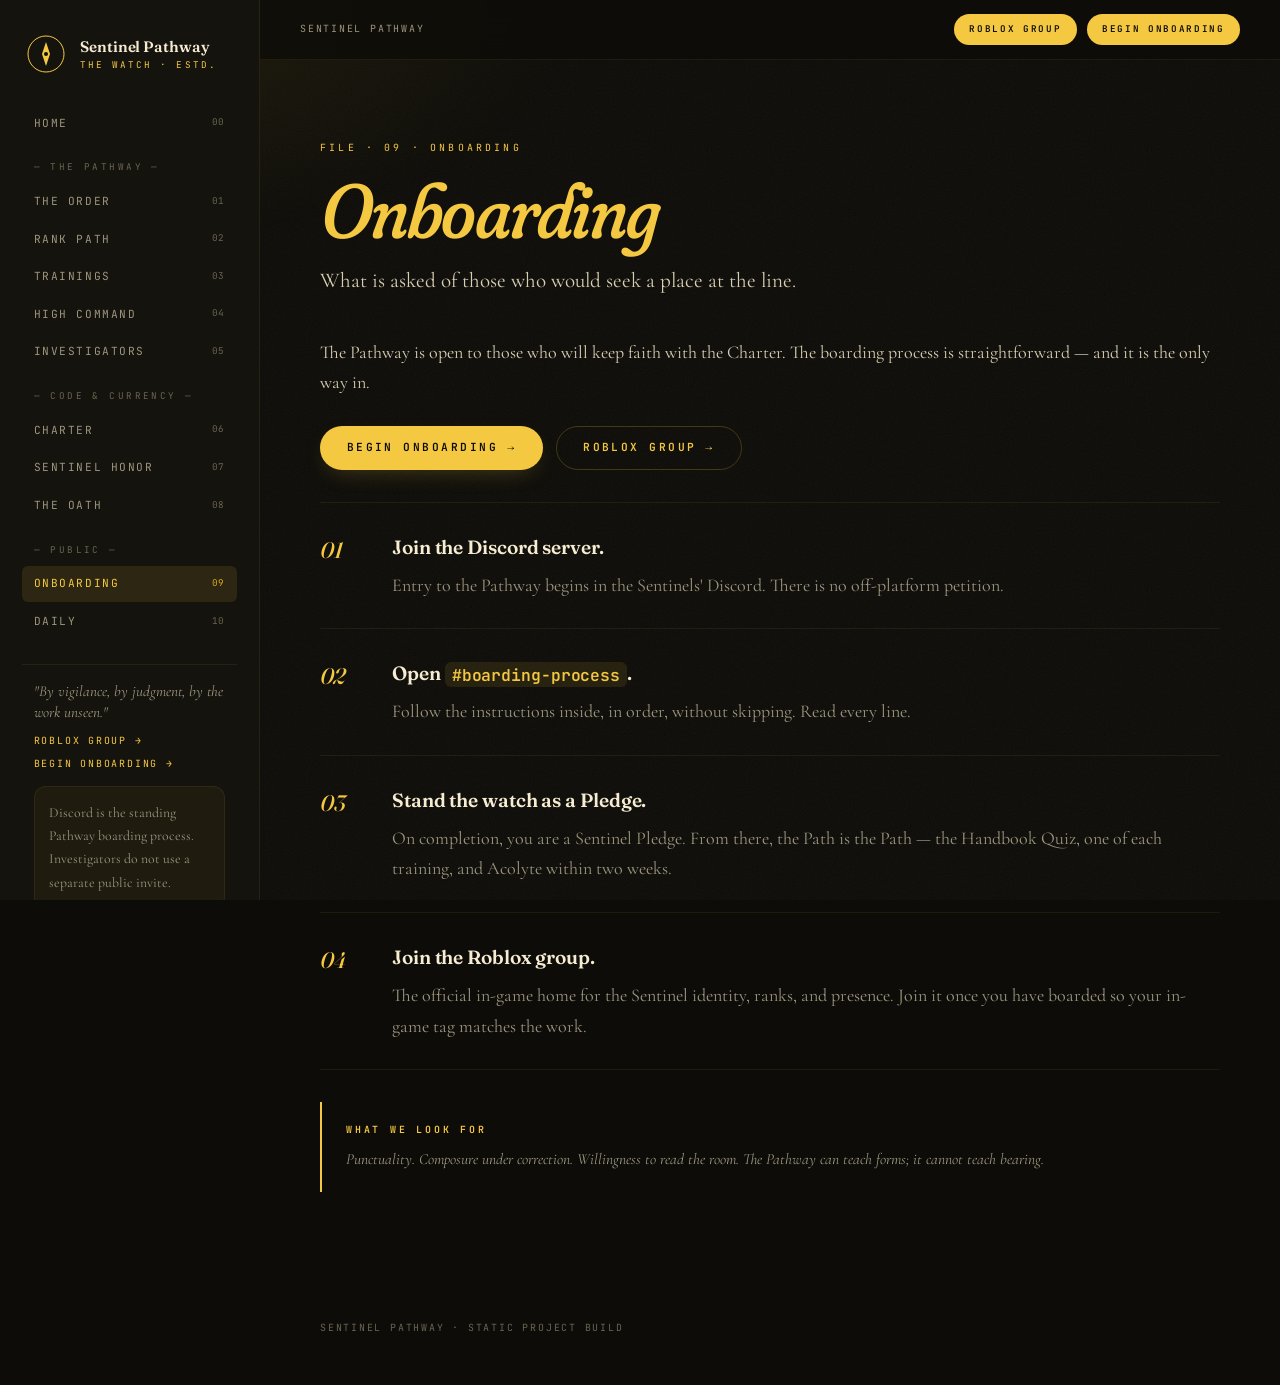
<file: pages/onboarding.html>
<!doctype html>
<html lang="en">
<head>
<meta charset="utf-8" />
<meta name="viewport" content="width=device-width, initial-scale=1" />
<title>Onboarding · Sentinel Pathway</title>
<meta name="description" content="The Sentinel Pathway — a specialised division of the Jedi Order. Investigators, instructors, and judges of the grey path." />
<link rel="preconnect" href="https://fonts.googleapis.com">
<link rel="preconnect" href="https://fonts.gstatic.com" crossorigin>
<link href="https://fonts.googleapis.com/css2?family=Cormorant+Garamond:ital,wght@0,400;0,500;0,600;0,700;1,400;1,500&family=Fraunces:ital,opsz,wght,SOFT@0,9..144,400,100;0,9..144,500,100;0,9..144,600,100;0,9..144,700,100;1,9..144,400,100;1,9..144,500,100;1,9..144,600,100&family=JetBrains+Mono:wght@400;500;600&display=swap" rel="stylesheet">
<link rel="stylesheet" href="../assets/css/main.css" />
</head>
<body>
<div class="frame">
<div class="shell">
<aside class="side" id="aside">
  <a class="brand" href="../index.html" aria-label="Sentinel Pathway home">
    <span class="brand-mark">
      <svg width="40" height="40" viewBox="0 0 40 40" fill="none" aria-hidden="true">
        <circle cx="20" cy="20" r="18" stroke="var(--gold)" stroke-width="1"/>
        <path d="M20 8 L24 20 L20 32 L16 20 Z" fill="var(--gold)"/>
        <circle cx="20" cy="20" r="2" fill="var(--bg)"/>
      </svg>
    </span>
    <span class="brand-text">
      <strong>Sentinel Pathway</strong>
      <em>The Watch · Estd.</em>
    </span>
  </a>

  <nav class="side-nav" aria-label="Site navigation">
        <a href="../index.html"><span>Home</span><small>00</small></a>
        <div class="group">— The Pathway —</div>
        <a href="order.html"><span>The Order</span><small>01</small></a>
        <a href="path.html"><span>Rank Path</span><small>02</small></a>
        <a href="trainings.html"><span>Trainings</span><small>03</small></a>
        <a href="command.html"><span>High Command</span><small>04</small></a>
        <a href="investigators.html"><span>Investigators</span><small>05</small></a>
        <div class="group">— Code & Currency —</div>
        <a href="charter.html"><span>Charter</span><small>06</small></a>
        <a href="honor.html"><span>Sentinel Honor</span><small>07</small></a>
        <a href="oath.html"><span>The Oath</span><small>08</small></a>
        <div class="group">— Public —</div>
        <a href="onboarding.html" aria-current="page"><span>Onboarding</span><small>09</small></a>
        <a href="daily.html"><span>Daily</span><small>10</small></a>
  </nav>

  <div class="side-foot">
    <p>"By vigilance, by judgment, by the work unseen."</p>
    <a href="https://www.roblox.com/groups/4603628/The-Jedi-Order-I-Sentinels#!/about" target="_blank" rel="noopener">Roblox Group →</a>
    <a href="https://discord.gg/TsAFjNHcjk" target="_blank" rel="noopener">Begin Onboarding →</a>
    <div class="notice-mini">Discord is the standing Pathway boarding process. Investigators do not use a separate public invite.</div>
  </div>
</aside>
<main class="col">
<header class="topbar">
  <button class="menu-btn" id="menuBtn" type="button" aria-controls="aside" aria-expanded="false">≡ Menu</button>
  <span class="crumb">Sentinel Pathway</span>
  <span class="spacer"></span>
  <span class="page-tools">
    <a class="btn-mini" href="https://www.roblox.com/groups/4603628/The-Jedi-Order-I-Sentinels#!/about" target="_blank" rel="noopener">Roblox Group</a>
    <a class="btn-mini" href="https://discord.gg/TsAFjNHcjk" target="_blank" rel="noopener">Begin Onboarding</a>
  </span>
</header>
<section class="page" id="onboarding">
<div class="filecode">File · 09 · Onboarding</div>
<h1 class="title"><em>Onboarding</em></h1>
<p class="lede">What is asked of those who would seek a place at the line.</p>
<p>The Pathway is open to those who will keep faith with the Charter. The boarding process is straightforward — and it is the only way in.</p>
<div class="cta-row">
<a class="btn solid" href="https://discord.gg/TsAFjNHcjk" rel="noopener" target="_blank">Begin Onboarding</a>
<a class="btn" href="https://www.roblox.com/groups/4603628/The-Jedi-Order-I-Sentinels#!/about" rel="noopener" target="_blank">Roblox Group</a>
</div>
<ol class="steps-list">
<li>
<h3>Join the Discord server.</h3>
<p>Entry to the Pathway begins in the Sentinels' Discord. There is no off-platform petition.</p>
</li>
<li>
<h3>Open <code class="inline">#boarding-process</code>.</h3>
<p>Follow the instructions inside, in order, without skipping. Read every line.</p>
</li>
<li>
<h3>Stand the watch as a Pledge.</h3>
<p>On completion, you are a Sentinel Pledge. From there, the Path is the Path — the Handbook Quiz, one of each training, and Acolyte within two weeks.</p>
</li>
<li>
<h3>Join the Roblox group.</h3>
<p>The official in-game home for the Sentinel identity, ranks, and presence. Join it once you have boarded so your in-game tag matches the work.</p>
</li>
</ol>
<div class="callout">
<strong>What we look for</strong>
    Punctuality. Composure under correction. Willingness to read the room. The Pathway can teach forms; it cannot teach bearing.
  </div>
</section>
<footer class="page-footer">Sentinel Pathway · Static project build</footer>
</main>
</div>
</div>
<script src="../assets/js/site.js"></script>
<script src="../assets/js/daily.js"></script>
</body>
</html>
</file>
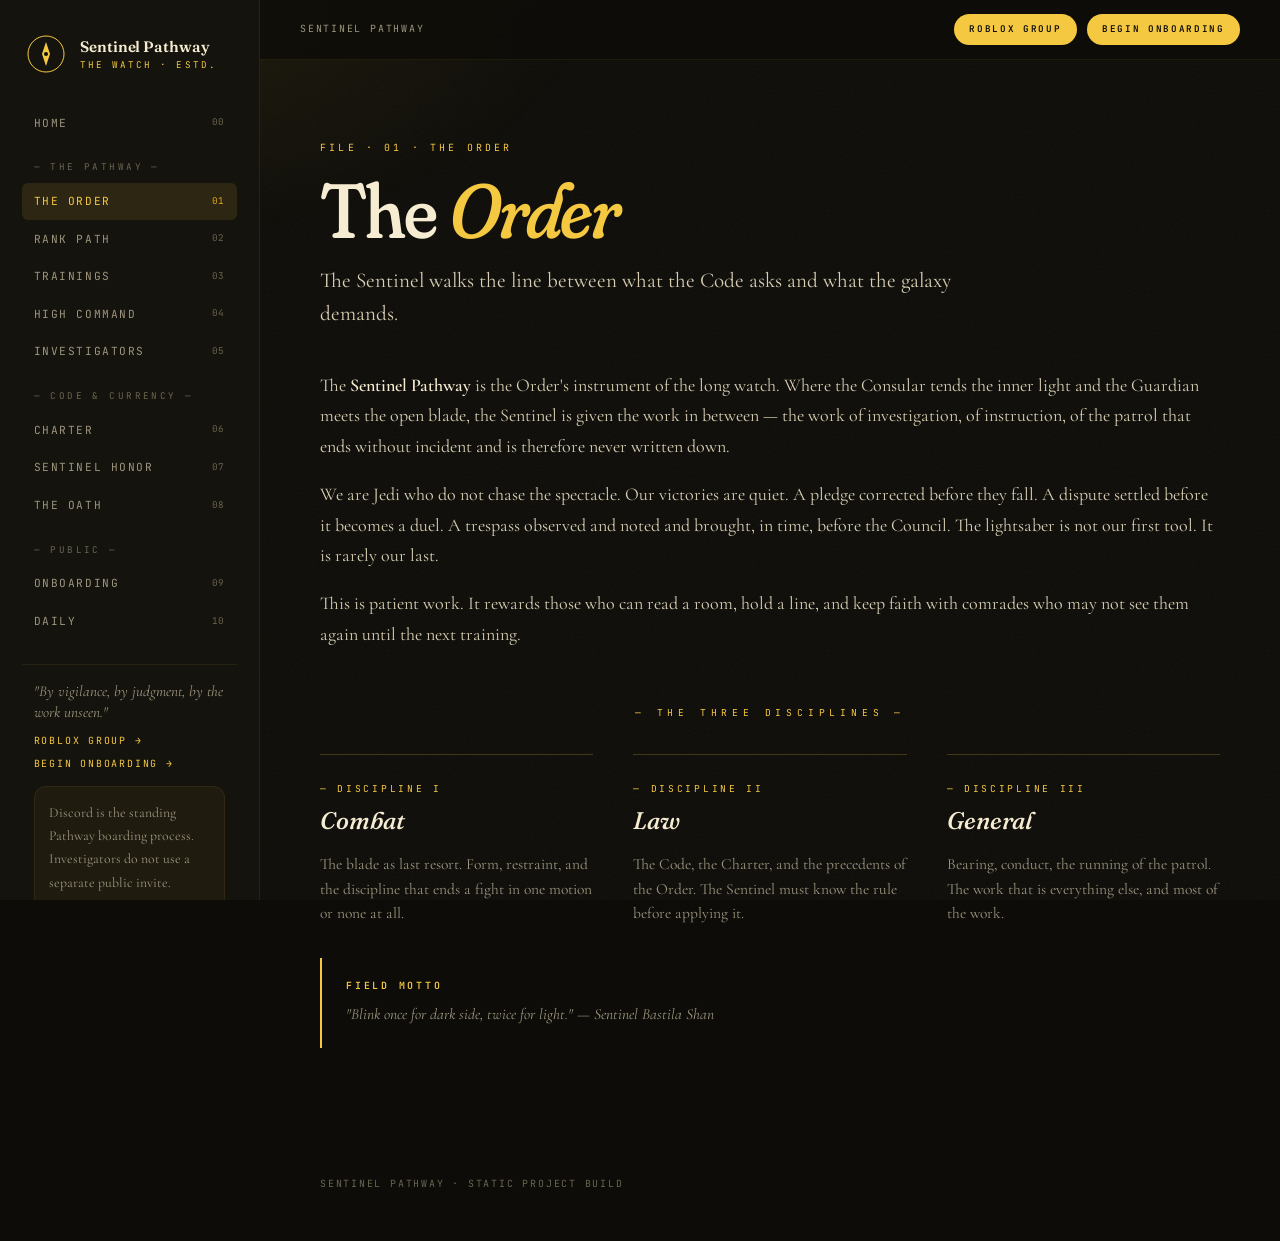
<file: pages/order.html>
<!doctype html>
<html lang="en">
<head>
<meta charset="utf-8" />
<meta name="viewport" content="width=device-width, initial-scale=1" />
<title>The Order · Sentinel Pathway</title>
<meta name="description" content="The Sentinel Pathway — a specialised division of the Jedi Order. Investigators, instructors, and judges of the grey path." />
<link rel="preconnect" href="https://fonts.googleapis.com">
<link rel="preconnect" href="https://fonts.gstatic.com" crossorigin>
<link href="https://fonts.googleapis.com/css2?family=Cormorant+Garamond:ital,wght@0,400;0,500;0,600;0,700;1,400;1,500&family=Fraunces:ital,opsz,wght,SOFT@0,9..144,400,100;0,9..144,500,100;0,9..144,600,100;0,9..144,700,100;1,9..144,400,100;1,9..144,500,100;1,9..144,600,100&family=JetBrains+Mono:wght@400;500;600&display=swap" rel="stylesheet">
<link rel="stylesheet" href="../assets/css/main.css" />
</head>
<body>
<div class="frame">
<div class="shell">
<aside class="side" id="aside">
  <a class="brand" href="../index.html" aria-label="Sentinel Pathway home">
    <span class="brand-mark">
      <svg width="40" height="40" viewBox="0 0 40 40" fill="none" aria-hidden="true">
        <circle cx="20" cy="20" r="18" stroke="var(--gold)" stroke-width="1"/>
        <path d="M20 8 L24 20 L20 32 L16 20 Z" fill="var(--gold)"/>
        <circle cx="20" cy="20" r="2" fill="var(--bg)"/>
      </svg>
    </span>
    <span class="brand-text">
      <strong>Sentinel Pathway</strong>
      <em>The Watch · Estd.</em>
    </span>
  </a>

  <nav class="side-nav" aria-label="Site navigation">
        <a href="../index.html"><span>Home</span><small>00</small></a>
        <div class="group">— The Pathway —</div>
        <a href="order.html" aria-current="page"><span>The Order</span><small>01</small></a>
        <a href="path.html"><span>Rank Path</span><small>02</small></a>
        <a href="trainings.html"><span>Trainings</span><small>03</small></a>
        <a href="command.html"><span>High Command</span><small>04</small></a>
        <a href="investigators.html"><span>Investigators</span><small>05</small></a>
        <div class="group">— Code & Currency —</div>
        <a href="charter.html"><span>Charter</span><small>06</small></a>
        <a href="honor.html"><span>Sentinel Honor</span><small>07</small></a>
        <a href="oath.html"><span>The Oath</span><small>08</small></a>
        <div class="group">— Public —</div>
        <a href="onboarding.html"><span>Onboarding</span><small>09</small></a>
        <a href="daily.html"><span>Daily</span><small>10</small></a>
  </nav>

  <div class="side-foot">
    <p>"By vigilance, by judgment, by the work unseen."</p>
    <a href="https://www.roblox.com/groups/4603628/The-Jedi-Order-I-Sentinels#!/about" target="_blank" rel="noopener">Roblox Group →</a>
    <a href="https://discord.gg/TsAFjNHcjk" target="_blank" rel="noopener">Begin Onboarding →</a>
    <div class="notice-mini">Discord is the standing Pathway boarding process. Investigators do not use a separate public invite.</div>
  </div>
</aside>
<main class="col">
<header class="topbar">
  <button class="menu-btn" id="menuBtn" type="button" aria-controls="aside" aria-expanded="false">≡ Menu</button>
  <span class="crumb">Sentinel Pathway</span>
  <span class="spacer"></span>
  <span class="page-tools">
    <a class="btn-mini" href="https://www.roblox.com/groups/4603628/The-Jedi-Order-I-Sentinels#!/about" target="_blank" rel="noopener">Roblox Group</a>
    <a class="btn-mini" href="https://discord.gg/TsAFjNHcjk" target="_blank" rel="noopener">Begin Onboarding</a>
  </span>
</header>
<section class="page" id="order">
<div class="filecode">File · 01 · The Order</div>
<h1 class="title">The <em>Order</em></h1>
<p class="lede">The Sentinel walks the line between what the Code asks and what the galaxy demands.</p>
<p>The <strong>Sentinel Pathway</strong> is the Order's instrument of the long watch. Where the Consular tends the inner light and the Guardian meets the open blade, the Sentinel is given the work in between — the work of investigation, of instruction, of the patrol that ends without incident and is therefore never written down.</p>
<p>We are Jedi who do not chase the spectacle. Our victories are quiet. A pledge corrected before they fall. A dispute settled before it becomes a duel. A trespass observed and noted and brought, in time, before the Council. The lightsaber is not our first tool. It is rarely our last.</p>
<p>This is patient work. It rewards those who can read a room, hold a line, and keep faith with comrades who may not see them again until the next training.</p>
<div class="break">— The Three Disciplines —</div>
<div class="disciplines-prose">
<div>
<span class="glyph">— Discipline I</span>
<h4>Combat</h4>
<p>The blade as last resort. Form, restraint, and the discipline that ends a fight in one motion or none at all.</p>
</div>
<div>
<span class="glyph">— Discipline II</span>
<h4>Law</h4>
<p>The Code, the Charter, and the precedents of the Order. The Sentinel must know the rule before applying it.</p>
</div>
<div>
<span class="glyph">— Discipline III</span>
<h4>General</h4>
<p>Bearing, conduct, the running of the patrol. The work that is everything else, and most of the work.</p>
</div>
</div>
<div class="callout">
<strong>Field motto</strong>
    "Blink once for dark side, twice for light." — Sentinel Bastila Shan
  </div>
</section>
<footer class="page-footer">Sentinel Pathway · Static project build</footer>
</main>
</div>
</div>
<script src="../assets/js/site.js"></script>
<script src="../assets/js/daily.js"></script>
</body>
</html>
</file>
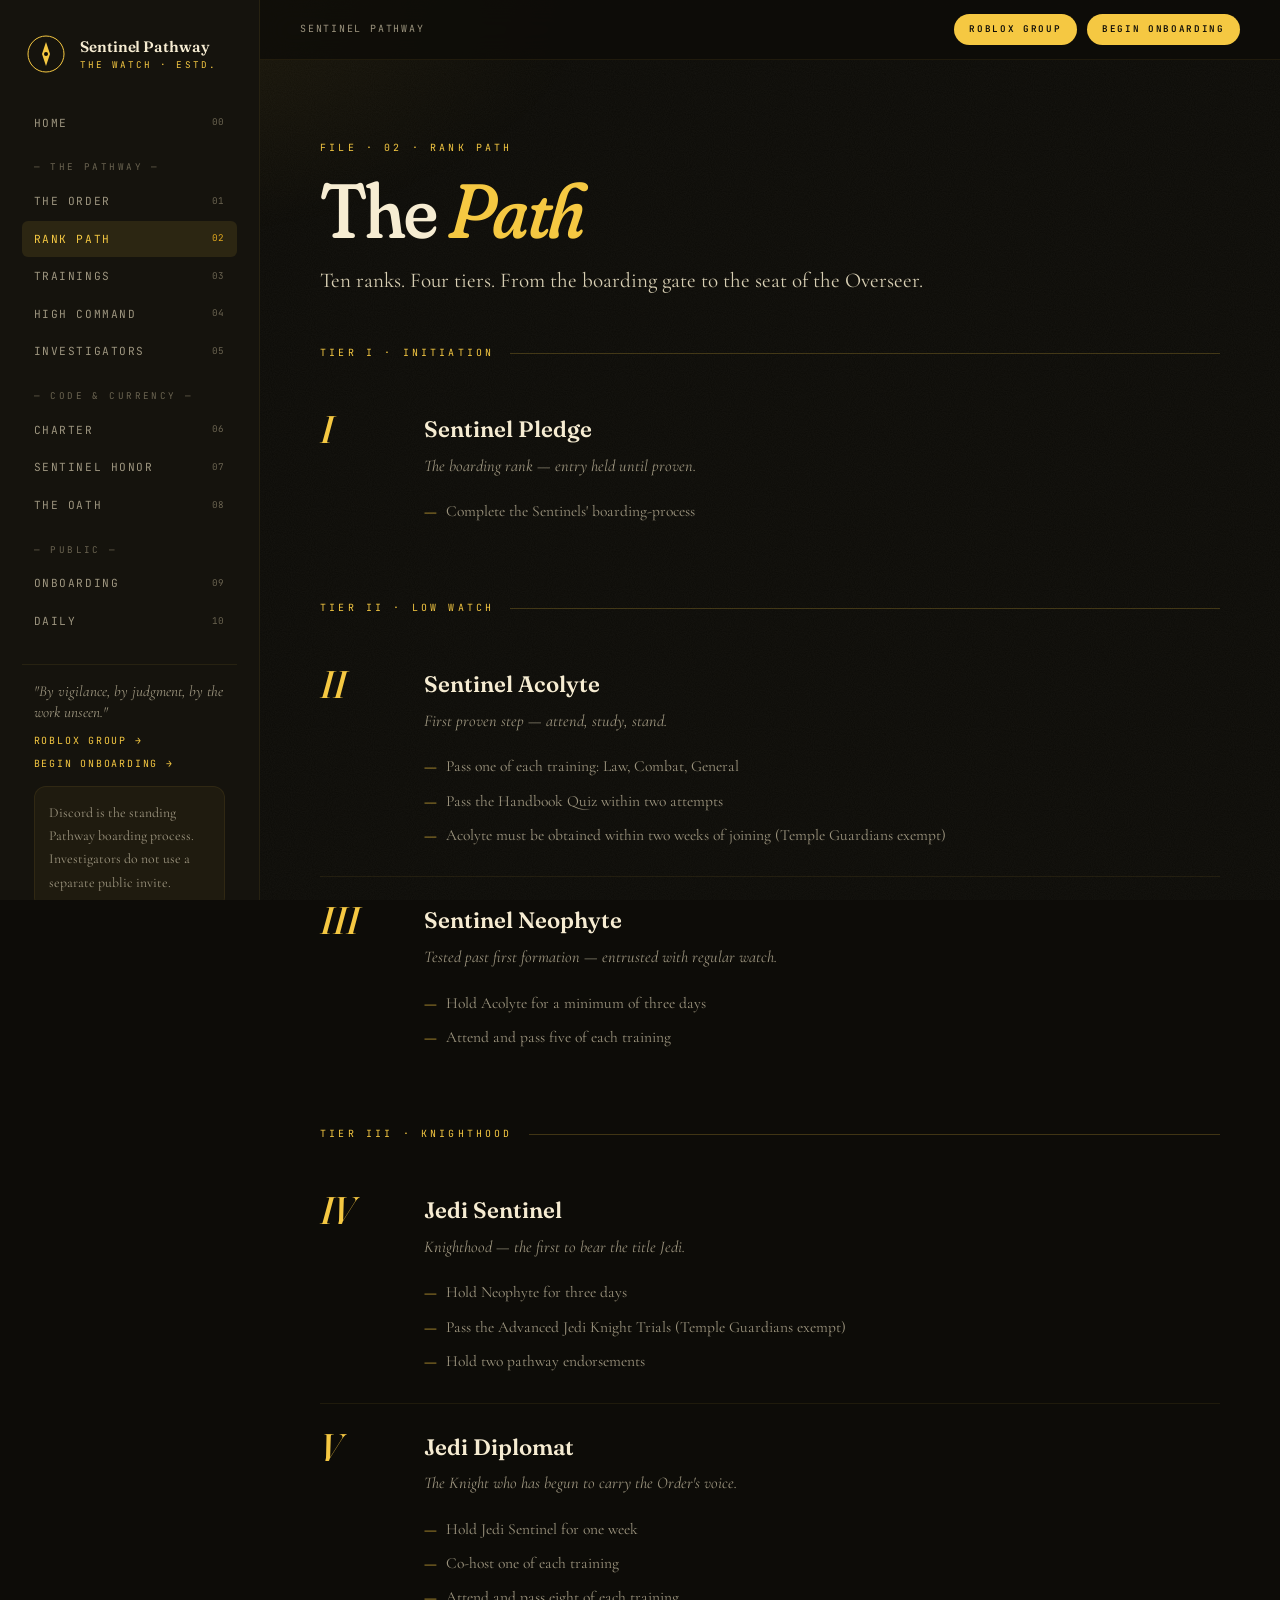
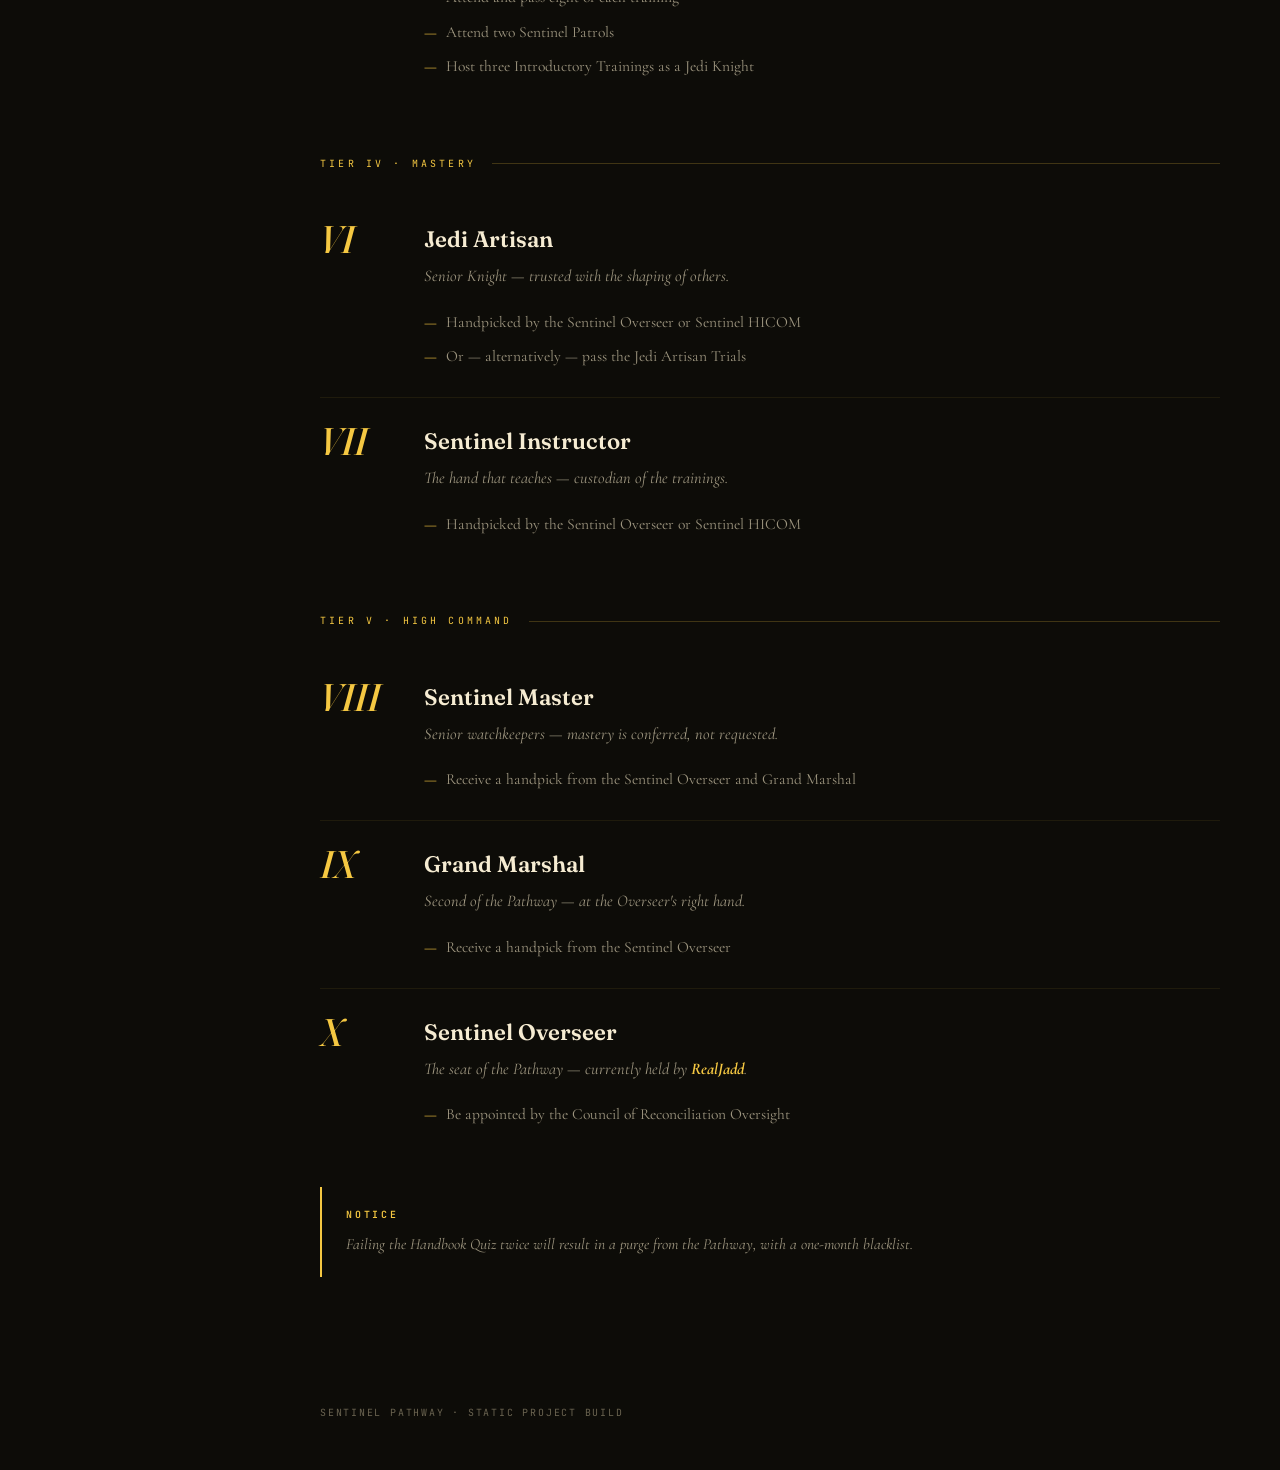
<file: pages/path.html>
<!doctype html>
<html lang="en">
<head>
<meta charset="utf-8" />
<meta name="viewport" content="width=device-width, initial-scale=1" />
<title>Rank Path · Sentinel Pathway</title>
<meta name="description" content="The Sentinel Pathway — a specialised division of the Jedi Order. Investigators, instructors, and judges of the grey path." />
<link rel="preconnect" href="https://fonts.googleapis.com">
<link rel="preconnect" href="https://fonts.gstatic.com" crossorigin>
<link href="https://fonts.googleapis.com/css2?family=Cormorant+Garamond:ital,wght@0,400;0,500;0,600;0,700;1,400;1,500&family=Fraunces:ital,opsz,wght,SOFT@0,9..144,400,100;0,9..144,500,100;0,9..144,600,100;0,9..144,700,100;1,9..144,400,100;1,9..144,500,100;1,9..144,600,100&family=JetBrains+Mono:wght@400;500;600&display=swap" rel="stylesheet">
<link rel="stylesheet" href="../assets/css/main.css" />
</head>
<body>
<div class="frame">
<div class="shell">
<aside class="side" id="aside">
  <a class="brand" href="../index.html" aria-label="Sentinel Pathway home">
    <span class="brand-mark">
      <svg width="40" height="40" viewBox="0 0 40 40" fill="none" aria-hidden="true">
        <circle cx="20" cy="20" r="18" stroke="var(--gold)" stroke-width="1"/>
        <path d="M20 8 L24 20 L20 32 L16 20 Z" fill="var(--gold)"/>
        <circle cx="20" cy="20" r="2" fill="var(--bg)"/>
      </svg>
    </span>
    <span class="brand-text">
      <strong>Sentinel Pathway</strong>
      <em>The Watch · Estd.</em>
    </span>
  </a>

  <nav class="side-nav" aria-label="Site navigation">
        <a href="../index.html"><span>Home</span><small>00</small></a>
        <div class="group">— The Pathway —</div>
        <a href="order.html"><span>The Order</span><small>01</small></a>
        <a href="path.html" aria-current="page"><span>Rank Path</span><small>02</small></a>
        <a href="trainings.html"><span>Trainings</span><small>03</small></a>
        <a href="command.html"><span>High Command</span><small>04</small></a>
        <a href="investigators.html"><span>Investigators</span><small>05</small></a>
        <div class="group">— Code & Currency —</div>
        <a href="charter.html"><span>Charter</span><small>06</small></a>
        <a href="honor.html"><span>Sentinel Honor</span><small>07</small></a>
        <a href="oath.html"><span>The Oath</span><small>08</small></a>
        <div class="group">— Public —</div>
        <a href="onboarding.html"><span>Onboarding</span><small>09</small></a>
        <a href="daily.html"><span>Daily</span><small>10</small></a>
  </nav>

  <div class="side-foot">
    <p>"By vigilance, by judgment, by the work unseen."</p>
    <a href="https://www.roblox.com/groups/4603628/The-Jedi-Order-I-Sentinels#!/about" target="_blank" rel="noopener">Roblox Group →</a>
    <a href="https://discord.gg/TsAFjNHcjk" target="_blank" rel="noopener">Begin Onboarding →</a>
    <div class="notice-mini">Discord is the standing Pathway boarding process. Investigators do not use a separate public invite.</div>
  </div>
</aside>
<main class="col">
<header class="topbar">
  <button class="menu-btn" id="menuBtn" type="button" aria-controls="aside" aria-expanded="false">≡ Menu</button>
  <span class="crumb">Sentinel Pathway</span>
  <span class="spacer"></span>
  <span class="page-tools">
    <a class="btn-mini" href="https://www.roblox.com/groups/4603628/The-Jedi-Order-I-Sentinels#!/about" target="_blank" rel="noopener">Roblox Group</a>
    <a class="btn-mini" href="https://discord.gg/TsAFjNHcjk" target="_blank" rel="noopener">Begin Onboarding</a>
  </span>
</header>
<section class="page" id="path">
<div class="filecode">File · 02 · Rank Path</div>
<h1 class="title">The <em>Path</em></h1>
<p class="lede">Ten ranks. Four tiers. From the boarding gate to the seat of the Overseer.</p>
<div class="path-list">
<div class="tier-block">
<div class="tier-label">Tier I · Initiation</div>
<div class="rank-row">
<div class="rank-id">I</div>
<div>
<div class="rank-name">Sentinel Pledge</div>
<div class="rank-tag">The boarding rank — entry held until proven.</div>
<div class="rank-req"><ul><li>Complete the Sentinels' boarding-process</li></ul></div>
</div>
</div>
</div>
<div class="tier-block">
<div class="tier-label">Tier II · Low Watch</div>
<div class="rank-row">
<div class="rank-id">II</div>
<div>
<div class="rank-name">Sentinel Acolyte</div>
<div class="rank-tag">First proven step — attend, study, stand.</div>
<div class="rank-req"><ul>
<li>Pass one of each training: Law, Combat, General</li>
<li>Pass the Handbook Quiz within two attempts</li>
<li>Acolyte must be obtained within two weeks of joining (Temple Guardians exempt)</li>
</ul></div>
</div>
</div>
<div class="rank-row">
<div class="rank-id">III</div>
<div>
<div class="rank-name">Sentinel Neophyte</div>
<div class="rank-tag">Tested past first formation — entrusted with regular watch.</div>
<div class="rank-req"><ul>
<li>Hold Acolyte for a minimum of three days</li>
<li>Attend and pass five of each training</li>
</ul></div>
</div>
</div>
</div>
<div class="tier-block">
<div class="tier-label">Tier III · Knighthood</div>
<div class="rank-row">
<div class="rank-id">IV</div>
<div>
<div class="rank-name">Jedi Sentinel</div>
<div class="rank-tag">Knighthood — the first to bear the title <em>Jedi</em>.</div>
<div class="rank-req"><ul>
<li>Hold Neophyte for three days</li>
<li>Pass the Advanced Jedi Knight Trials (Temple Guardians exempt)</li>
<li>Hold two pathway endorsements</li>
</ul></div>
</div>
</div>
<div class="rank-row">
<div class="rank-id">V</div>
<div>
<div class="rank-name">Jedi Diplomat</div>
<div class="rank-tag">The Knight who has begun to carry the Order's voice.</div>
<div class="rank-req"><ul>
<li>Hold Jedi Sentinel for one week</li>
<li>Co-host one of each training</li>
<li>Attend and pass eight of each training</li>
<li>Attend two Sentinel Patrols</li>
<li>Host three Introductory Trainings as a Jedi Knight</li>
</ul></div>
</div>
</div>
</div>
<div class="tier-block">
<div class="tier-label">Tier IV · Mastery</div>
<div class="rank-row">
<div class="rank-id">VI</div>
<div>
<div class="rank-name">Jedi Artisan</div>
<div class="rank-tag">Senior Knight — trusted with the shaping of others.</div>
<div class="rank-req"><ul>
<li>Handpicked by the Sentinel Overseer or Sentinel HICOM</li>
<li>Or — alternatively — pass the Jedi Artisan Trials</li>
</ul></div>
</div>
</div>
<div class="rank-row">
<div class="rank-id">VII</div>
<div>
<div class="rank-name">Sentinel Instructor</div>
<div class="rank-tag">The hand that teaches — custodian of the trainings.</div>
<div class="rank-req"><ul>
<li>Handpicked by the Sentinel Overseer or Sentinel HICOM</li>
</ul></div>
</div>
</div>
</div>
<div class="tier-block">
<div class="tier-label">Tier V · High Command</div>
<div class="rank-row">
<div class="rank-id">VIII</div>
<div>
<div class="rank-name">Sentinel Master</div>
<div class="rank-tag">Senior watchkeepers — mastery is conferred, not requested.</div>
<div class="rank-req"><ul>
<li>Receive a handpick from the Sentinel Overseer and Grand Marshal</li>
</ul></div>
</div>
</div>
<div class="rank-row">
<div class="rank-id">IX</div>
<div>
<div class="rank-name">Grand Marshal</div>
<div class="rank-tag">Second of the Pathway — at the Overseer's right hand.</div>
<div class="rank-req"><ul>
<li>Receive a handpick from the Sentinel Overseer</li>
</ul></div>
</div>
</div>
<div class="rank-row">
<div class="rank-id">X</div>
<div>
<div class="rank-name">Sentinel Overseer</div>
<div class="rank-tag">The seat of the Pathway — currently held by <strong style="color:var(--gold);">RealJadd</strong>.</div>
<div class="rank-req"><ul>
<li>Be appointed by the Council of Reconciliation Oversight</li>
</ul></div>
</div>
</div>
</div>
</div>
<div class="callout">
<strong>Notice</strong>
    Failing the Handbook Quiz twice will result in a purge from the Pathway, with a one-month blacklist.
  </div>
</section>
<footer class="page-footer">Sentinel Pathway · Static project build</footer>
</main>
</div>
</div>
<script src="../assets/js/site.js"></script>
<script src="../assets/js/daily.js"></script>
</body>
</html>
</file>
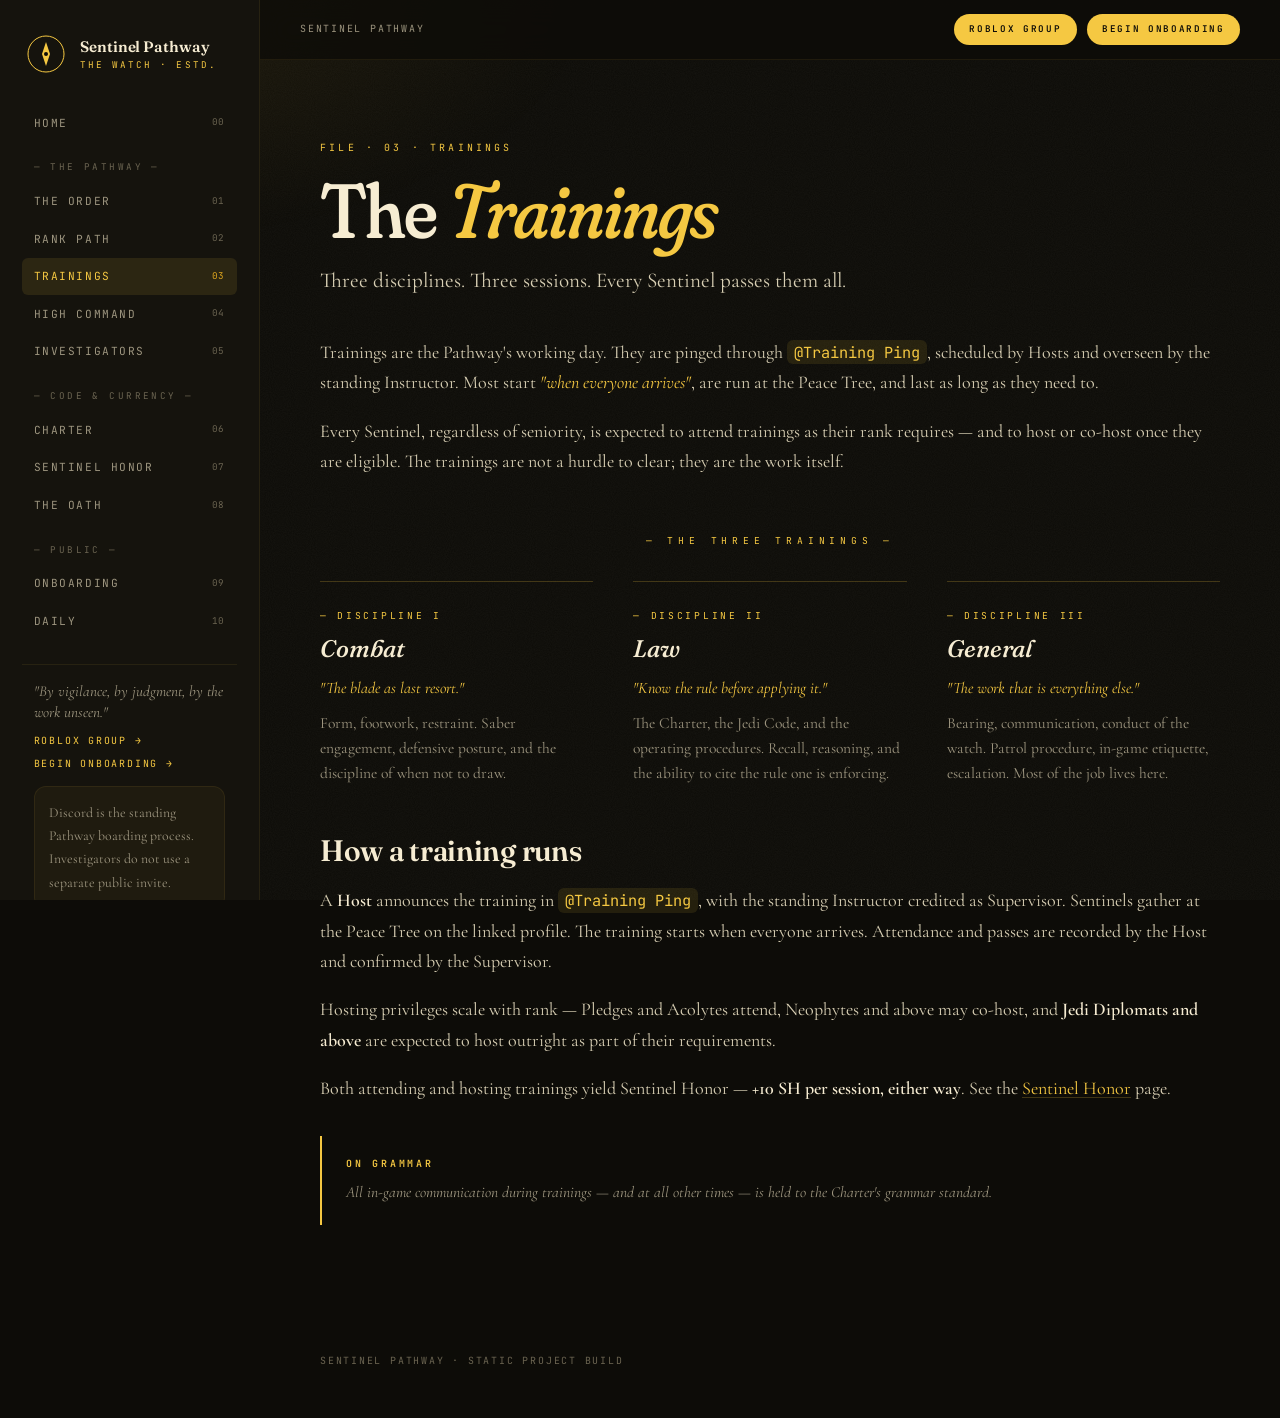
<file: pages/trainings.html>
<!doctype html>
<html lang="en">
<head>
<meta charset="utf-8" />
<meta name="viewport" content="width=device-width, initial-scale=1" />
<title>Trainings · Sentinel Pathway</title>
<meta name="description" content="The Sentinel Pathway — a specialised division of the Jedi Order. Investigators, instructors, and judges of the grey path." />
<link rel="preconnect" href="https://fonts.googleapis.com">
<link rel="preconnect" href="https://fonts.gstatic.com" crossorigin>
<link href="https://fonts.googleapis.com/css2?family=Cormorant+Garamond:ital,wght@0,400;0,500;0,600;0,700;1,400;1,500&family=Fraunces:ital,opsz,wght,SOFT@0,9..144,400,100;0,9..144,500,100;0,9..144,600,100;0,9..144,700,100;1,9..144,400,100;1,9..144,500,100;1,9..144,600,100&family=JetBrains+Mono:wght@400;500;600&display=swap" rel="stylesheet">
<link rel="stylesheet" href="../assets/css/main.css" />
</head>
<body>
<div class="frame">
<div class="shell">
<aside class="side" id="aside">
  <a class="brand" href="../index.html" aria-label="Sentinel Pathway home">
    <span class="brand-mark">
      <svg width="40" height="40" viewBox="0 0 40 40" fill="none" aria-hidden="true">
        <circle cx="20" cy="20" r="18" stroke="var(--gold)" stroke-width="1"/>
        <path d="M20 8 L24 20 L20 32 L16 20 Z" fill="var(--gold)"/>
        <circle cx="20" cy="20" r="2" fill="var(--bg)"/>
      </svg>
    </span>
    <span class="brand-text">
      <strong>Sentinel Pathway</strong>
      <em>The Watch · Estd.</em>
    </span>
  </a>

  <nav class="side-nav" aria-label="Site navigation">
        <a href="../index.html"><span>Home</span><small>00</small></a>
        <div class="group">— The Pathway —</div>
        <a href="order.html"><span>The Order</span><small>01</small></a>
        <a href="path.html"><span>Rank Path</span><small>02</small></a>
        <a href="trainings.html" aria-current="page"><span>Trainings</span><small>03</small></a>
        <a href="command.html"><span>High Command</span><small>04</small></a>
        <a href="investigators.html"><span>Investigators</span><small>05</small></a>
        <div class="group">— Code & Currency —</div>
        <a href="charter.html"><span>Charter</span><small>06</small></a>
        <a href="honor.html"><span>Sentinel Honor</span><small>07</small></a>
        <a href="oath.html"><span>The Oath</span><small>08</small></a>
        <div class="group">— Public —</div>
        <a href="onboarding.html"><span>Onboarding</span><small>09</small></a>
        <a href="daily.html"><span>Daily</span><small>10</small></a>
  </nav>

  <div class="side-foot">
    <p>"By vigilance, by judgment, by the work unseen."</p>
    <a href="https://www.roblox.com/groups/4603628/The-Jedi-Order-I-Sentinels#!/about" target="_blank" rel="noopener">Roblox Group →</a>
    <a href="https://discord.gg/TsAFjNHcjk" target="_blank" rel="noopener">Begin Onboarding →</a>
    <div class="notice-mini">Discord is the standing Pathway boarding process. Investigators do not use a separate public invite.</div>
  </div>
</aside>
<main class="col">
<header class="topbar">
  <button class="menu-btn" id="menuBtn" type="button" aria-controls="aside" aria-expanded="false">≡ Menu</button>
  <span class="crumb">Sentinel Pathway</span>
  <span class="spacer"></span>
  <span class="page-tools">
    <a class="btn-mini" href="https://www.roblox.com/groups/4603628/The-Jedi-Order-I-Sentinels#!/about" target="_blank" rel="noopener">Roblox Group</a>
    <a class="btn-mini" href="https://discord.gg/TsAFjNHcjk" target="_blank" rel="noopener">Begin Onboarding</a>
  </span>
</header>
<section class="page" id="trainings">
<div class="filecode">File · 03 · Trainings</div>
<h1 class="title">The <em>Trainings</em></h1>
<p class="lede">Three disciplines. Three sessions. Every Sentinel passes them all.</p>
<p>Trainings are the Pathway's working day. They are pinged through <code class="inline">@Training Ping</code>, scheduled by Hosts and overseen by the standing Instructor. Most start <em>"when everyone arrives"</em>, are run at the Peace Tree, and last as long as they need to.</p>
<p>Every Sentinel, regardless of seniority, is expected to attend trainings as their rank requires — and to host or co-host once they are eligible. The trainings are not a hurdle to clear; they are the work itself.</p>
<div class="break">— The Three Trainings —</div>
<div class="training-three">
<div>
<span class="ttype">— Discipline I</span>
<h4>Combat</h4>
<p class="tline">"The blade as last resort."</p>
<p>Form, footwork, restraint. Saber engagement, defensive posture, and the discipline of when not to draw.</p>
</div>
<div>
<span class="ttype">— Discipline II</span>
<h4>Law</h4>
<p class="tline">"Know the rule before applying it."</p>
<p>The Charter, the Jedi Code, and the operating procedures. Recall, reasoning, and the ability to cite the rule one is enforcing.</p>
</div>
<div>
<span class="ttype">— Discipline III</span>
<h4>General</h4>
<p class="tline">"The work that is everything else."</p>
<p>Bearing, communication, conduct of the watch. Patrol procedure, in-game etiquette, escalation. Most of the job lives here.</p>
</div>
</div>
<h2 class="h">How a training runs</h2>
<p>A <strong>Host</strong> announces the training in <code class="inline">@Training Ping</code>, with the standing Instructor credited as Supervisor. Sentinels gather at the Peace Tree on the linked profile. The training starts when everyone arrives. Attendance and passes are recorded by the Host and confirmed by the Supervisor.</p>
<p>Hosting privileges scale with rank — Pledges and Acolytes attend, Neophytes and above may co-host, and <strong>Jedi Diplomats and above</strong> are expected to host outright as part of their requirements.</p>
<p>Both attending and hosting trainings yield Sentinel Honor — <strong>+10 SH per session, either way</strong>. See the <a class="text-link" href="honor.html">Sentinel Honor</a> page.</p>
<div class="callout">
<strong>On grammar</strong>
    All in-game communication during trainings — and at all other times — is held to the Charter's grammar standard.
  </div>
</section>
<footer class="page-footer">Sentinel Pathway · Static project build</footer>
</main>
</div>
</div>
<script src="../assets/js/site.js"></script>
<script src="../assets/js/daily.js"></script>
</body>
</html>
</file>
<file: assets/css/main.css>
@import url("base.css");
@import url("layout.css");
@import url("components.css");
@import url("pages.css");
@import url("responsive.css");

/* Multi-page project override: every page file renders its own section directly. */
section.page,
section.page.active {
  display: block;
  animation: rise 0.45s var(--ease);
}

.side-nav a[aria-current="page"] {
  color: var(--gold);
  background: var(--gold-soft);
}
.side-nav a[aria-current="page"] small { color: var(--gold-2); }

.page-footer {
  max-width: 980px;
  margin: 0 auto;
  padding: 0 2.5rem 3rem;
  color: var(--ink-faint);
  font-family: var(--mono);
  font-size: .62rem;
  letter-spacing: .18em;
  text-transform: uppercase;
}

.page-tools {
  display: flex;
  gap: .65rem;
  flex-wrap: wrap;
  align-items: center;
}

.notice-mini {
  margin-top: .8rem;
  padding: .85rem .9rem;
  border: 1px solid var(--rule-soft);
  border-radius: var(--r-md);
  background: rgba(245, 200, 66, .045);
  color: var(--ink-dim);
  font-size: .86rem;
}

@media (max-width: 820px) {
  .page-footer { padding: 0 1.25rem 2rem; }
}

/* Investigator logo placement */
.investigator-hero-lockup {
  display: grid;
  grid-template-columns: 76px 1fr;
  gap: 1.15rem;
  align-items: start;
  margin-bottom: .75rem;
}

.investigator-logo {
  width: 64px;
  height: 64px;
  object-fit: contain;
  border-radius: 18px;
  padding: .45rem;
  background: radial-gradient(circle at 50% 35%, rgba(245, 200, 66, .18), rgba(245, 200, 66, .035) 68%, rgba(0, 0, 0, .18));
  border: 1px solid var(--rule);
  box-shadow: 0 10px 26px rgba(0,0,0,.22), 0 0 28px rgba(245,200,66,.08);
}

.investigator-seal-card {
  display: inline-flex;
  align-items: center;
  gap: .85rem;
  margin: .65rem 0 1.4rem;
  padding: .75rem .95rem;
  border: 1px solid var(--rule-soft);
  border-radius: var(--r-pill);
  background: rgba(245, 200, 66, .055);
}

.investigator-seal-card img {
  width: 42px;
  height: 42px;
  object-fit: contain;
  border-radius: 12px;
}

.investigator-seal-card strong,
.investigator-seal-card em {
  display: block;
  line-height: 1.2;
}

.investigator-seal-card strong {
  font-family: var(--mono);
  font-size: .62rem;
  letter-spacing: .22em;
  text-transform: uppercase;
  color: var(--gold);
}

.investigator-seal-card em {
  margin-top: .2rem;
  color: var(--ink-dim);
  font-style: italic;
  font-size: .95rem;
}

@media (max-width: 620px) {
  .investigator-hero-lockup {
    grid-template-columns: 1fr;
  }
  .investigator-logo {
    width: 58px;
    height: 58px;
  }
}
</file>
